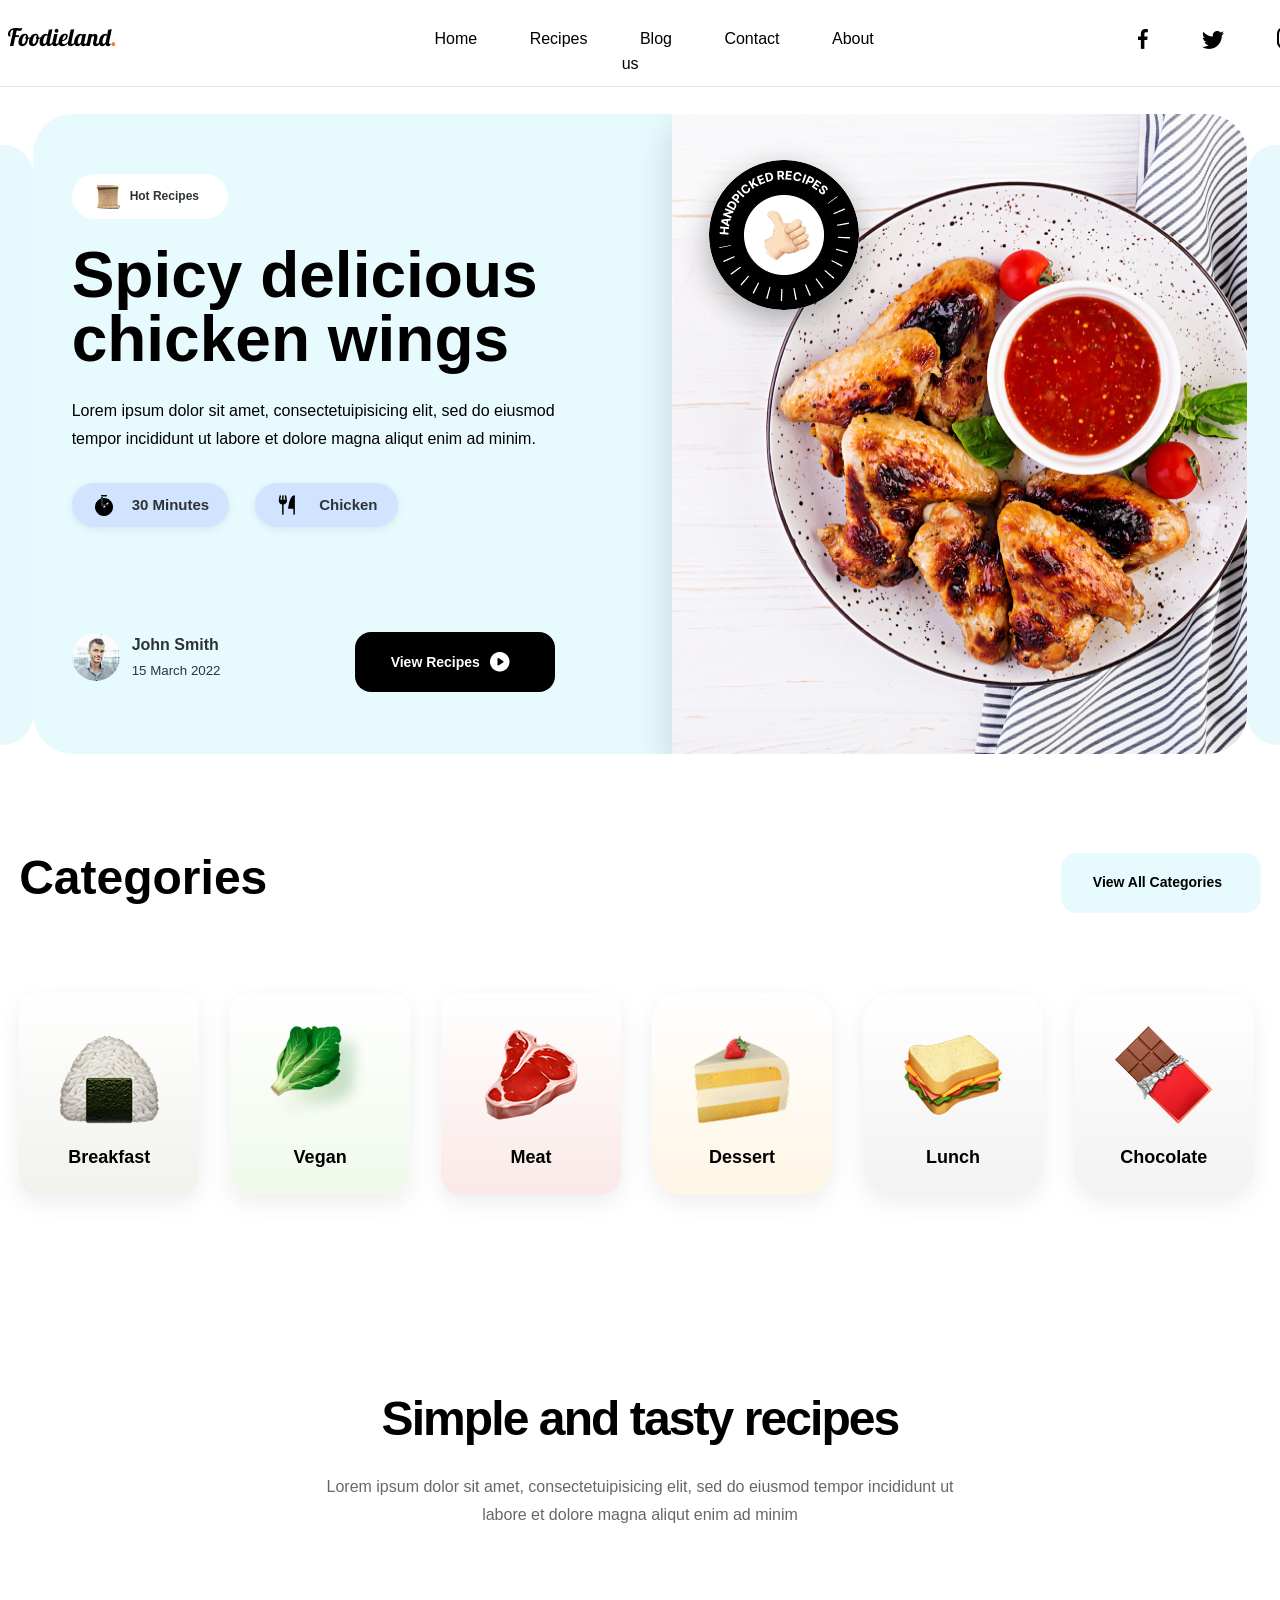
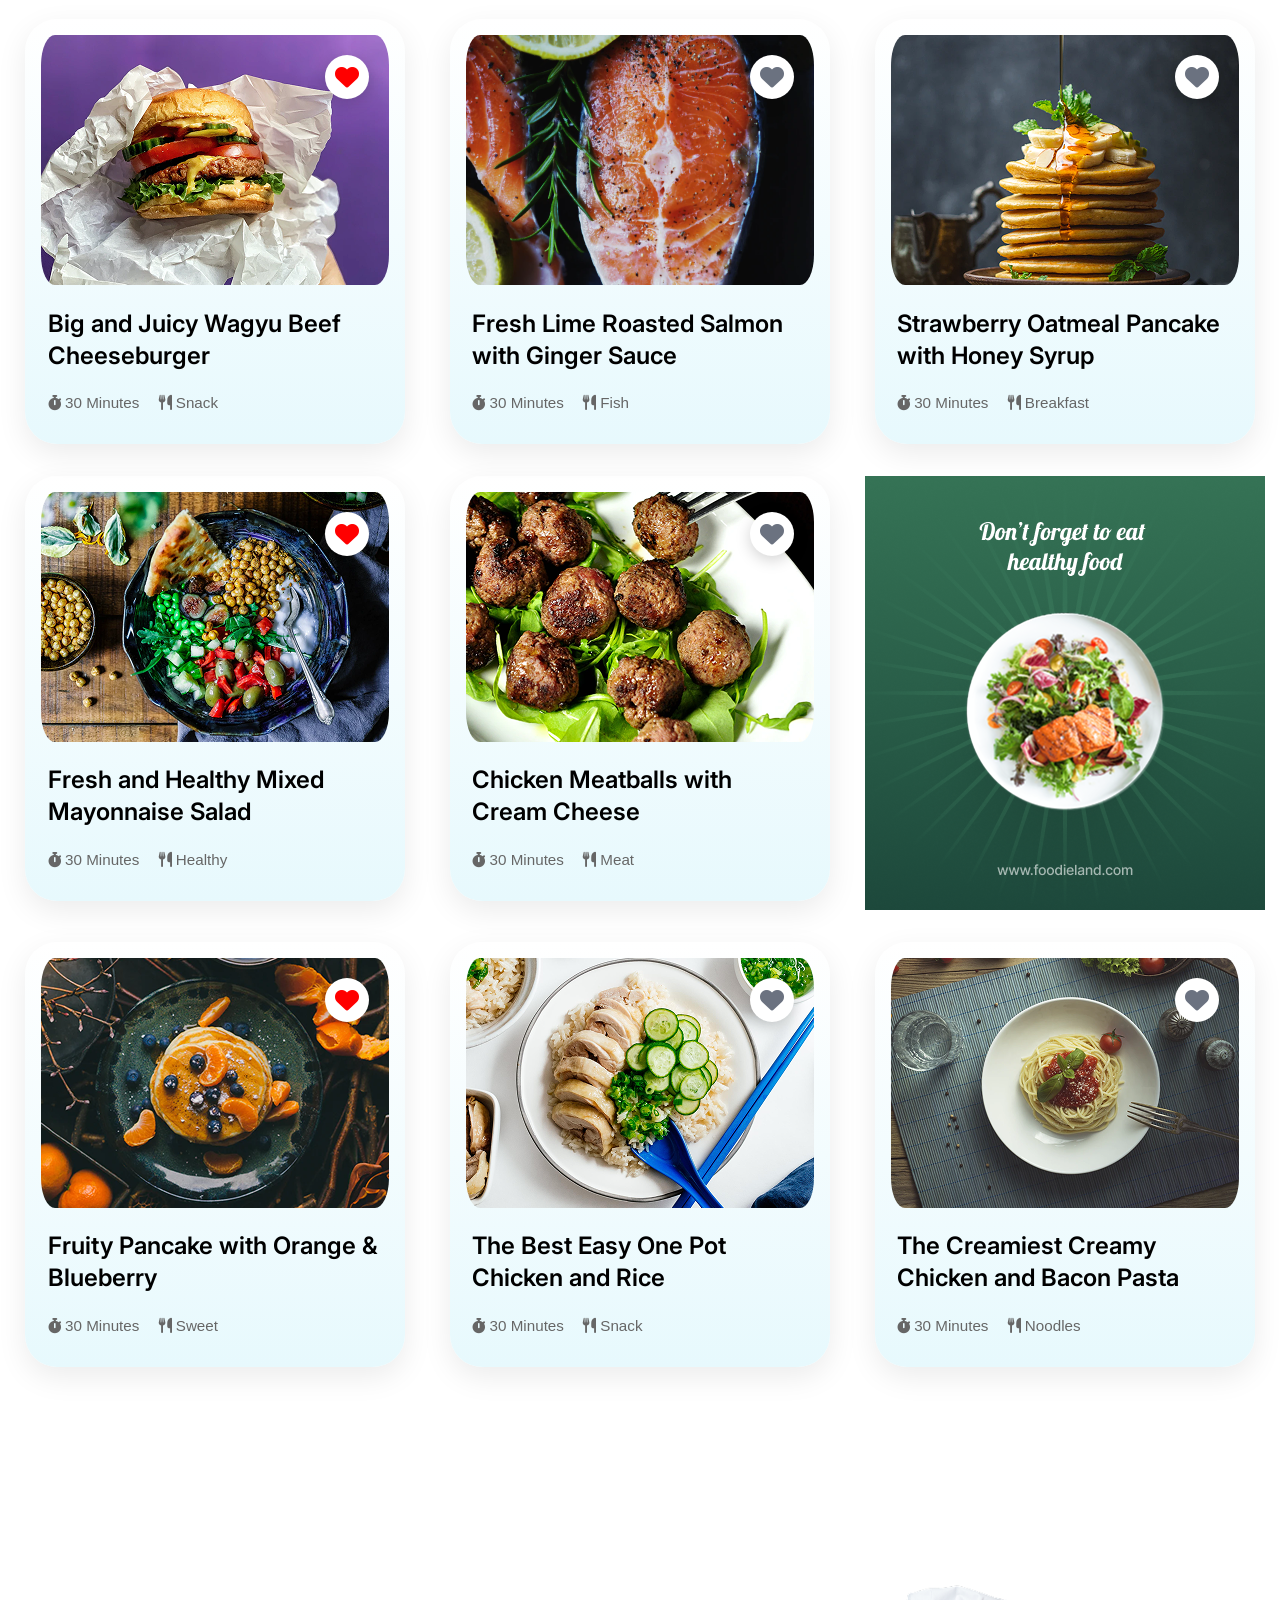
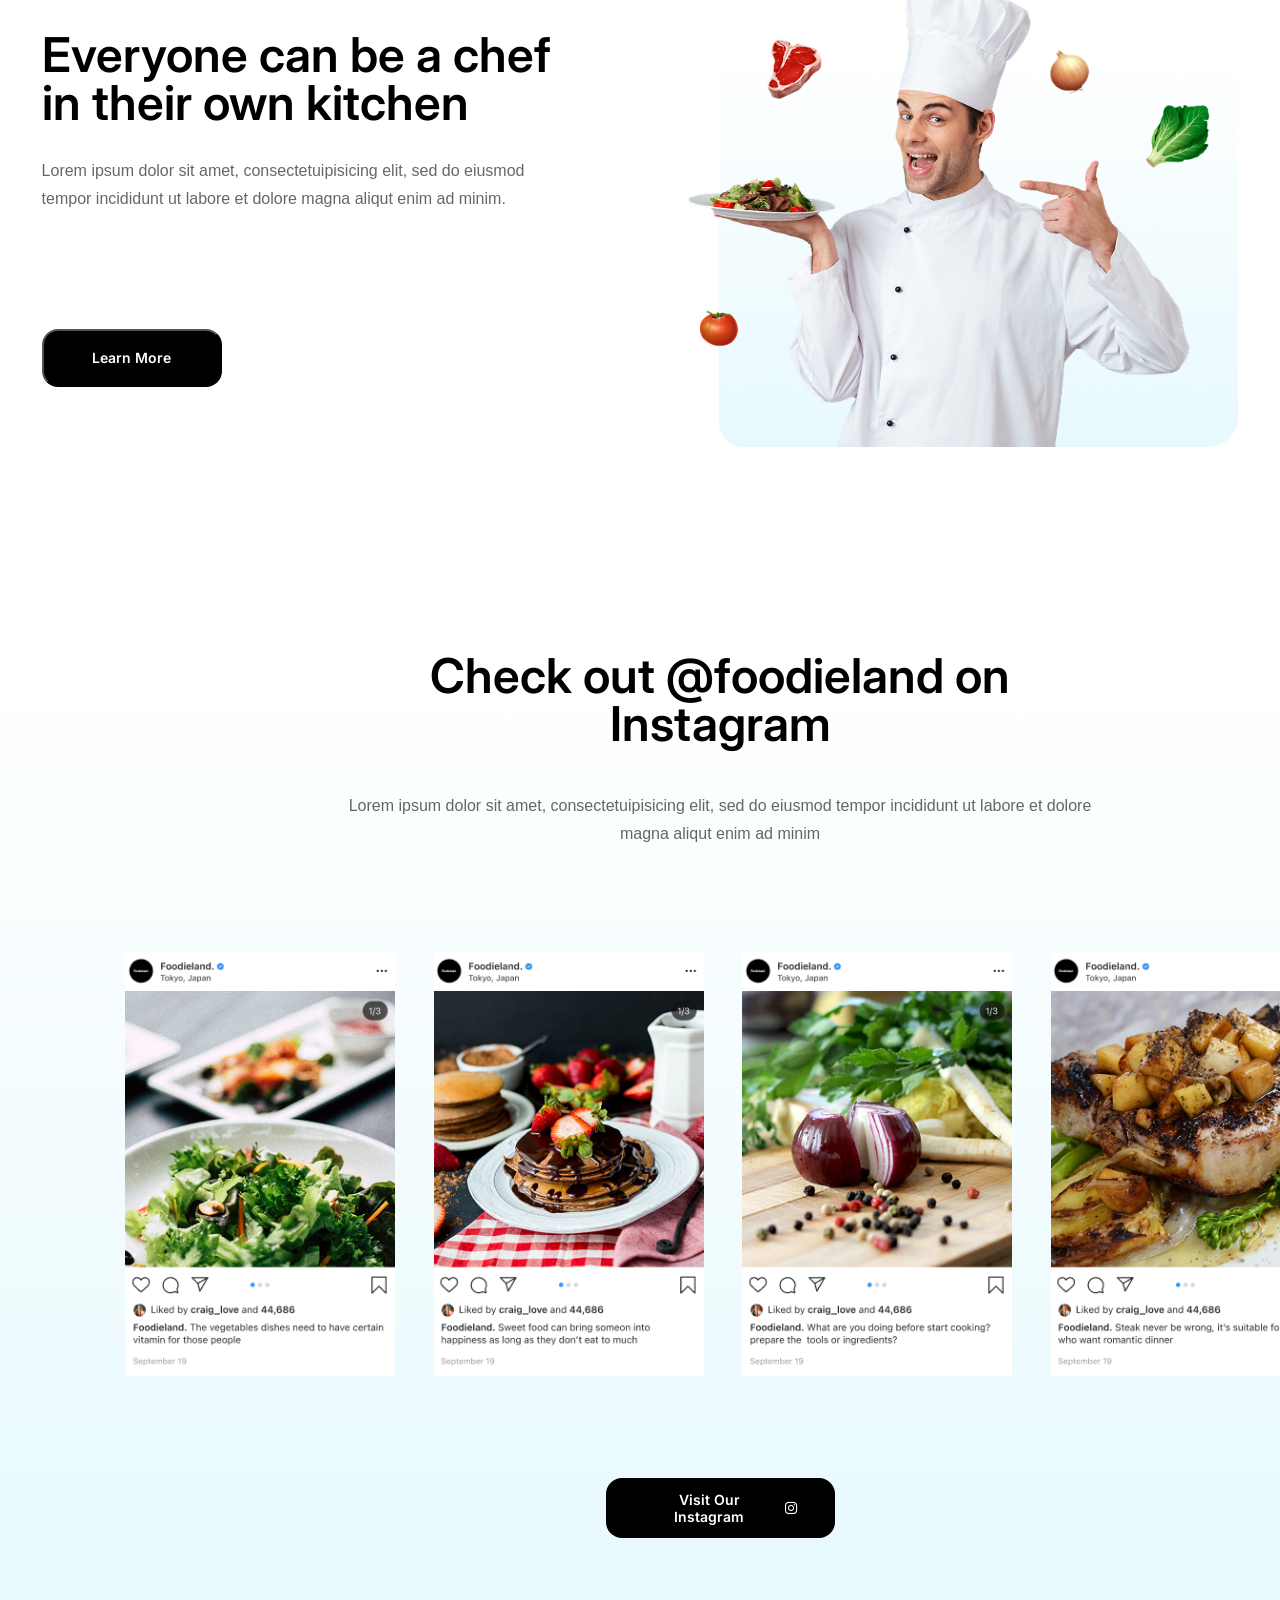
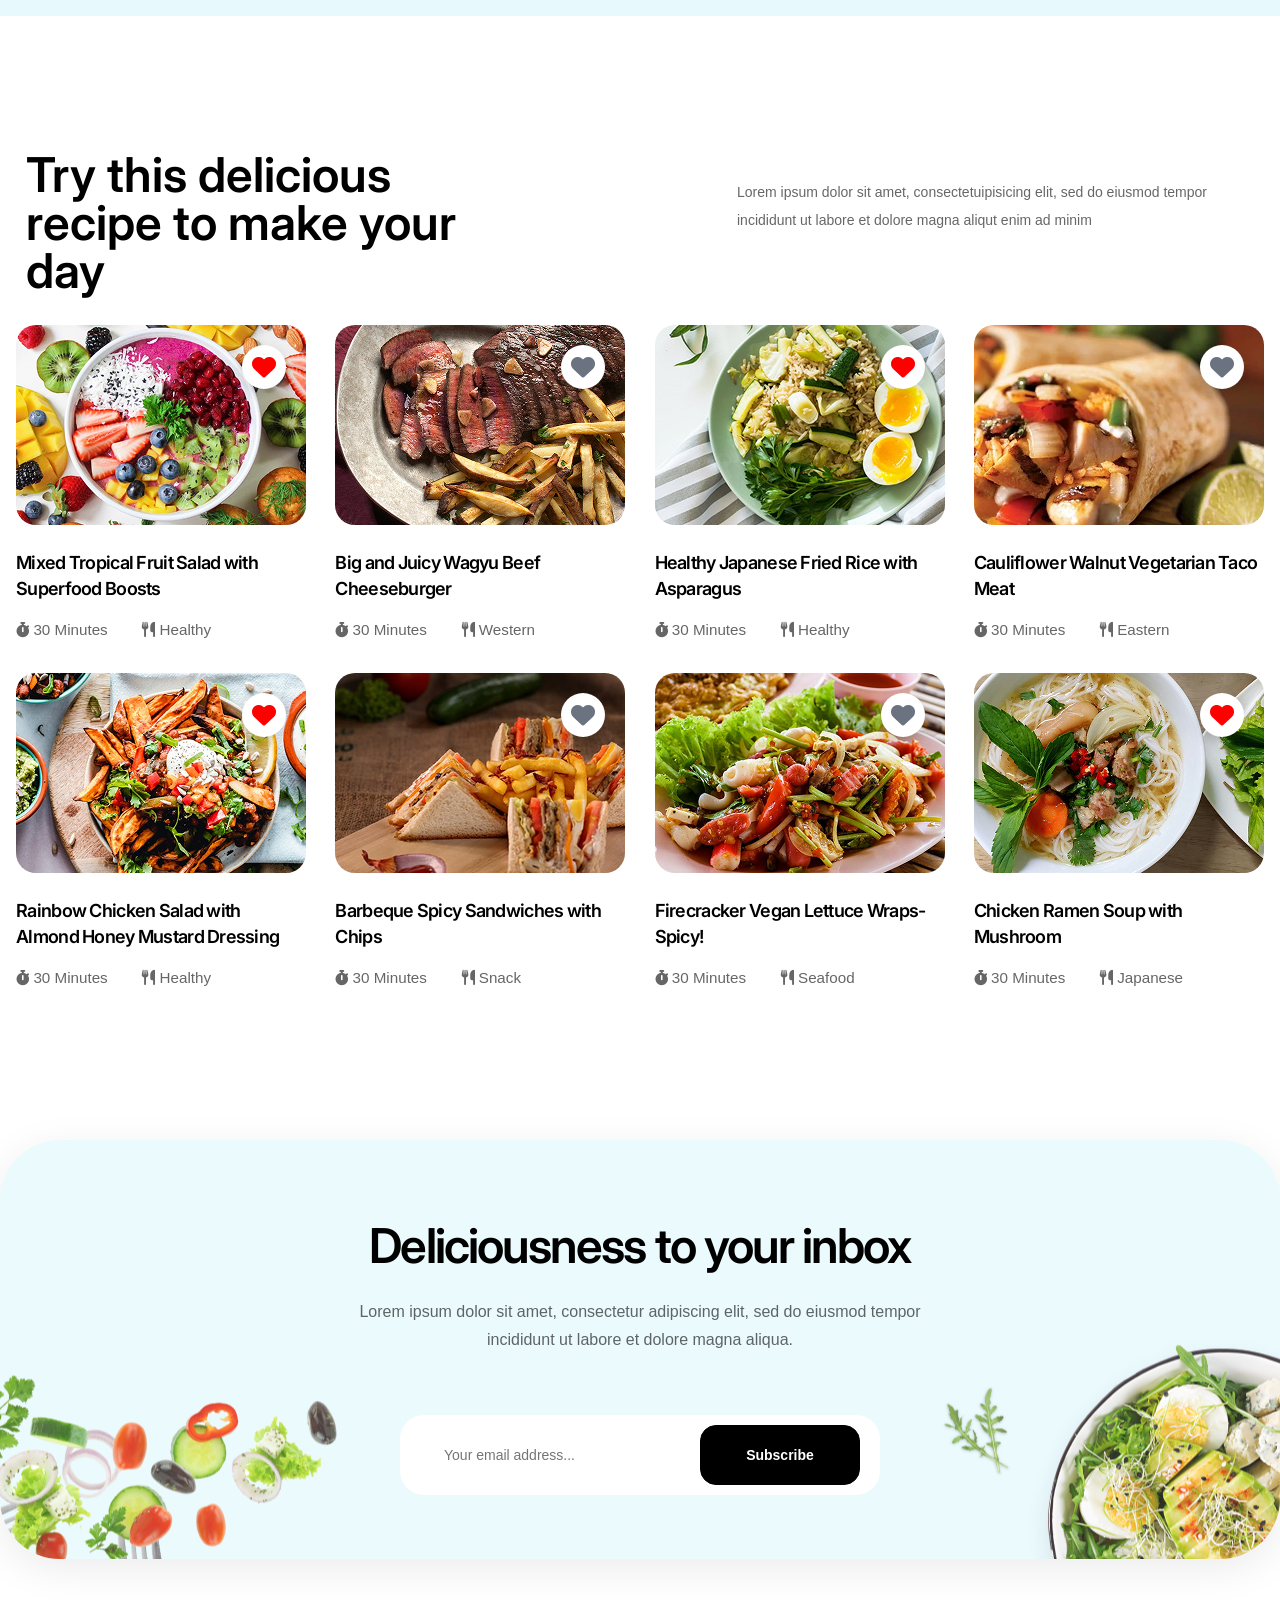
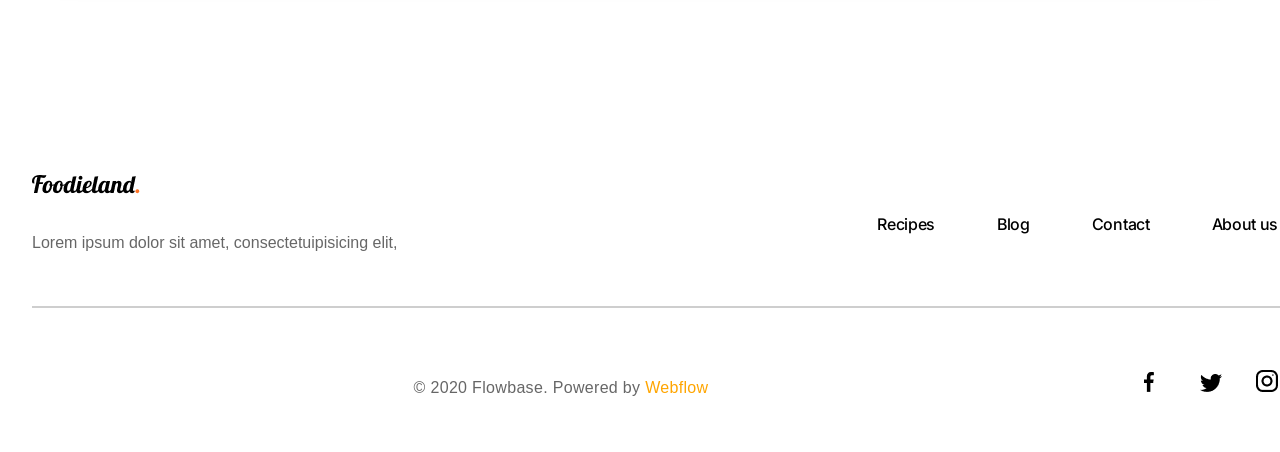
<file: index.html>
<!DOCTYPE html>
<html lang="en">
<head>
  <meta charset="UTF-8">
  <meta name="viewport" content="width=device-width, initial-scale=1.0">
  <title>Homepage | Foodieland - Delicious Recipes</title>
  <link rel="icon" href="images/ForkKnife.png" type="image/png">
  <link rel="stylesheet" href="style.css"> 
  <link rel="stylesheet" href="https://cdnjs.cloudflare.com/ajax/libs/font-awesome/6.5.0/css/all.min.css"> 
  <link href="https://fonts.googleapis.com/css2?family=Inter:wght@600;700&display=swap" rel="stylesheet"> 
</head>
<body>

  <!-- HEADER -->

  <div class="overlay"></div>

  <header>

    <nav>
      <div class="logo"><img src="images/Foodieland. (1).png" alt="Foodieland"></div>

      <div class="hamburger" id="mobile-menu">
        <span class="bar"></span>
        <span class="bar"></span>
        <span class="bar"></span>
    </div>
    
      <div class="nav-links">
        <a href="#">Home</a>
        <a href="#">Recipes</a>
        <a href="./blogpost.html">Blog</a>
        <a href="./contact.html">Contact</a>
        <a href="#">About us</a>
      </div>
      <div class="social-icons">
        <a href="#"><img src="images/001-facebook (1).png" alt="Facebook"></a>
        <a href="#"><img src="images/003-twitter (1).png" alt="Twitter"></a>
        <a href="#"><img src="images/004-instagram (1).png" alt="Instagram"></a>
      </div>
    </nav>
    <div class="header-line"><img src="images/Vector 2.png"/></div>
  </header>

  <!-- HERO -->
   <section class="hero-all">

   <section class="hero-left"></section>

  <section class="hero">
    <div class="hero-content">
      <div class="hotrecipes"><img src="images/image 14.png" alt="Hot Recipes"> Hot Recipes</div>
      <h1>Spicy delicious<br>chicken wings</h1>
      <p>Lorem ipsum dolor sit amet, consectetuipisicing elit, sed do eiusmod <br> tempor incididunt ut labore et dolore magna aliqut enim ad minim.</p>
      
      <div class="meta">
        <div class="tags-container">
    <!-- Time Tag -->
    <div class="tag">
      <div class="icon">
        <div class="clock-icon"><img src="images/Timer (2).png" alt="Clock"></div>
      </div>
      <span>30 Minutes</span>
    </div>

    <!-- Category Tag -->
    <div class="tag">
      <div class="icon fork-knife"><img src="images/ForkKnife.png" alt="Fork and Knife"></div>
      <span>Chicken</span>
    </div>
  </div>
      </div>

      <div class="authorandrecipes">
      <div class="author">
          <img src="images/Ellipse 2.png" alt="John Smith">
          <div>
            <strong>John Smith</strong><br>
            <small>15 March 2022</small>
          </div>
        </div>

      <button class="btn-hero">View Recipes <img src="images/Vector.png" alt="Arrow"></button>
    </div>
    </div>

    <div class="hero-image">
      <img src="images/Mask Group.png" alt="Spicy Chicken Wings">
      <div class="award-badge">
        <img src="images/Badge-removebg-preview.png" alt="Award">
      </div>
    </div>
  </section>

  <section class="hero-right"></section>

  </section>

  <!-- CATEGORIES -->
  <section class="section-category">
    <div class="section-header">
      <h2 class="section-title1">Categories</h2>
      <a href="#" class="view-all">View All Categories</a>
    </div>
    <div class="categories-grid">
      <div class="category-card" style="background: linear-gradient(180deg, rgba(112, 130, 70, 0) 0%, rgba(112, 130, 70, 0.1) 100%);">
        <img src="images/image 25 (1).png" alt="Breakfast">
        <p>Breakfast</p>
      </div>
      <div class="category-card" style="background: linear-gradient(180deg, rgba(108, 198, 63, 0) 0%, rgba(108, 198, 63, 0.1) 100%);
">
        <img src="images/Group 879 (1).png" alt="Vegan">
        <p>Vegan</p>
      </div>
      <div class="category-card" style="background: linear-gradient(180deg, rgba(204, 38, 27, 0) 0%, rgba(204, 38, 27, 0.1) 100%);">
        <img src="images/image 21 (1).png" alt="Meat">
        <p>Meat</p>
      </div>
      <div class="category-card" style="width: 180; height: 152; top: 1140px; left: 740px; background: linear-gradient(180deg, rgba(240, 158, 0, 0) 0%, rgba(240, 158, 0, 0.1) 100%); opacity: 1; border-radius: 30px;">
        <img src="images/image 22 (1).png" alt="Dessert">
        <p>Dessert</p>
      </div>
      <div class="category-card" style="width: 180; height: 152; top: 1140px; left: 960px; background: linear-gradient(180deg, rgba(0, 0, 0, 0) 0%, rgba(0, 0, 0, 0.05) 100%); opacity: 1; border-radius: 30px;">
        <img src="images/image 23 (1).png" alt="Lunch">
        <p>Lunch</p>
      </div>
      <div class="category-card" style="width: 180; height: 152; top: 1140px; left: 1180px; background: linear-gradient(180deg, rgba(0, 0, 0, 0) 0%, rgba(0, 0, 0, 0.05) 100%); opacity: 1; border-radius: 30px;">
        <img src="images/image 24 (1).png" alt="Chocolate">
        <p>Chocolate</p>
      </div>
    </div>
  </section>

  <!-- SIMPLE AND TASTY RECIPES -->
  <section class="section-recipe">
    <h2 class="section-title2">Simple and tasty recipes</h2>
    <p class="recipe-tip">Lorem ipsum dolor sit amet, consectetuipisicing elit, sed do eiusmod tempor incididunt ut <br> labore et dolore magna aliqut enim ad minim </p>
    
    <div class="recipes-grid">
      <!-- Card 1 -->
      <div class="recipe-card">
        <div class="heart"><i class="fas fa-heart" style="color: #ff0000; font-size: 24px;"></i></div>
        <img src="images/image 26.png" alt="Wagyu Burger">
        <div class="recipe-info">
          <h3>Big and Juicy Wagyu Beef Cheeseburger</h3>
          <div class="recipe-meta">
            <span><i class="fas fa-stopwatch"></i> 30 Minutes</span>
            <span><i class="fas fa-utensils"></i>  Snack</span>
          </div>
        </div>
      </div>

      <!-- Card 2 -->
      <div class="recipe-card">
        <div class="heart" ><i class="fas fa-heart" style="color: #6B7280; font-size: 24px;"></i></div>
        <img src="images/image 26 (1).png" alt="Salmon">
        <div class="recipe-info">
          <h3>Fresh Lime Roasted Salmon with Ginger Sauce</h3>
          <div class="recipe-meta">
            <span><i class="fas fa-stopwatch"></i> 30 Minutes</span>
            <span><i class="fas fa-utensils"></i>  Fish</span>
          </div>
        </div>
      </div>

      <!-- Card 3 -->
      <div class="recipe-card">
        <div class="heart" style="font-size: 24px;"><i class="fas fa-heart" style="color: #6B7280; font-size: 24px;"></i></div>
        <img src="images/image 26 (2).png" alt="Pancake">
        <div class="recipe-info">
          <h3>Strawberry Oatmeal Pancake with Honey Syrup</h3>
          <div class="recipe-meta">
            <span><i class="fas fa-stopwatch"></i> 30 Minutes</span>
            <span><i class="fas fa-utensils"></i>  Breakfast</span>
          </div>
        </div>
      </div>

      <!-- Card 4 -->
      <div class="recipe-card">
        <div class="heart"><i class="fas fa-heart" style="color: #ff0000; font-size: 24px;"></i></div>
        <img src="images/image 26 (3).png" alt="Salad">
        <div class="recipe-info">
          <h3>Fresh and Healthy Mixed Mayonnaise Salad</h3>
          <div class="recipe-meta">
            <span><i class="fas fa-stopwatch"></i> 30 Minutes</span>
            <span><i class="fas fa-utensils"></i>  Healthy</span>
          </div>
        </div>
      </div>

      <!-- Card 5 -->
      <div class="recipe-card">
        <div class="heart"><i class="fas fa-heart" style="color: #6B7280; font-size: 24px;"></i></div>
        <img src="images/image 26 (4).png" alt="Meatballs">
        <div class="recipe-info">
          <h3>Chicken Meatballs with Cream Cheese</h3>
          <div class="recipe-meta">
            <span><i class="fas fa-stopwatch"></i> 30 Minutes</span>
            <span><i class="fas fa-utensils"></i>  Meat</span>
          </div>
        </div>
      </div>

      <!-- Green Banner -->
      <div class="green-card">
        <img src="images/Ads.png" alt="Healthy Salad"> 
      </div>

      <!-- Card 7 -->
      <div class="recipe-card">
        <div class="heart"><i class="fas fa-heart" style="color: #ff0000; font-size: 24px;"></i></div>
        <img src="images/image 26 (5).png" alt="Fruity Pancake">
        <div class="recipe-info">
          <h3>Fruity Pancake with Orange &amp; Blueberry</h3>
          <div class="recipe-meta">
            <span><i class="fas fa-stopwatch"></i> 30 Minutes</span>
            <span><i class="fas fa-utensils"></i>  Sweet</span>
          </div>
        </div>
      </div>

      <!-- Card 8 -->
      <div class="recipe-card">
        <div class="heart"><i class="fas fa-heart" style="color: #6B7280; font-size: 24px;"></i></div>
        <img src="images/image 26 (6).png" alt="One Pot Chicken">
        <div class="recipe-info">
          <h3>The Best Easy One Pot Chicken and Rice</h3>
          <div class="recipe-meta">
            <span><i class="fas fa-stopwatch"></i> 30 Minutes</span>
            <span><i class="fas fa-utensils"></i>  Snack</span>
          </div>
        </div>
      </div>

      <!-- Card 9 -->
      <div class="recipe-card">
        <div class="heart"><i class="fas fa-heart" style="color: #6B7280; font-size: 24px;"></i></div>
        <img src="images/image 26 (7).png" alt="Bacon Pasta">
        <div class="recipe-info">
          <h3>The Creamiest Creamy Chicken and Bacon Pasta</h3>
          <div class="recipe-meta">
            <span><i class="fas fa-stopwatch"></i> 30 Minutes</span>
            <span><i class="fas fa-utensils"></i>  Noodles</span>
          </div>
        </div>
      </div>
    </div>
  </section>

  <!-- CHEF SECTION -->
  <section class="chef-section">
    <div class="chef-text">
      <h2>Everyone can be a chef in their own kitchen</h2>
      <p>Lorem ipsum dolor sit amet, consectetuipisicing elit, sed do eiusmod tempor incididunt ut labore et dolore magna aliqut enim ad minim.</p>
      <button class="btn-chef">Learn More</button>
    </div>
    <div class="chef-image">
      <img src="images/Group 880 (2).png" alt="Chef">
    </div>
  </section>

  <!-- INSTAGRAM -->
  <section class="section-instagram">
    <div class="section-text">
      <h2 class="section-title3">Check out @foodieland on Instagram</h2>
      <p>Lorem ipsum dolor sit amet, consectetuipisicing elit, sed do eiusmod tempor incididunt ut labore et dolore <br> magna aliqut enim ad minim </p>
    </div>
    
    <div class="instagram-grid">
      <div class="ig-card">
        <img src="images/Post.png" alt="IG Post 1">
      </div>
      <div class="ig-card">
        <img src="images/Post (1).png" alt="IG Post 2"> 
      </div>
      <div class="ig-card">
        <img src="images/Post (2).png" alt="IG Post 3">
      </div>
      <div class="ig-card">
        <img src="images/Post (3).png" alt="IG Post 4"> 
      </div>
    </div>
    
    <div style="text-align:center; margin-top:2.5rem;">
      <button class="btn-instagram">Visit Our Instagram <i class="fab fa-instagram"></i></button>
    </div>
  </section>


  <!-- DELICIOUS RECIPES -->
  <section class="section-delicious">
    <div class="section-delicious-text">
      <h2 class="section-title4">Try this delicious recipe
to make your day</h2>
      <p class="title-info">Lorem ipsum dolor sit amet, consectetuipisicing elit, sed do eiusmod tempor  <br>incididunt ut labore et dolore magna aliqut enim ad minim </p>
    </div>
    
    <div class="delicious-recipes-grid">
      <!-- Card 1 -->
      <div class="delicious-recipe-card">
        <div class="delicious-heart"><i class="fas fa-heart" style="color: #ff0000; font-size: 24px;"></i></div>
        <img src="images/image 26 (8).png" alt="Wagyu Burger">
        <div class="delicious-recipe-info">
          <h3>Mixed Tropical Fruit Salad with Superfood Boosts</h3>
          <div class="delicious-recipe-meta">
            <span style="width: 107px; height: 24px;"><i class="fas fa-stopwatch"></i> 30 Minutes</span>
            <span style="width: 89px; height: 24px;"><i class="fas fa-utensils"></i>  Healthy</span>
          </div>
        </div>
      </div>

      <!-- Card 2 -->
      <div class="delicious-recipe-card">
        <div class="delicious-heart" ><i class="fas fa-heart" style="color: #6B7280; font-size: 24px;"></i></div>
        <img src="images/image 26 (9).png" alt="Salmon">
        <div class="delicious-recipe-info">
          <h3>Big and Juicy Wagyu Beef Cheeseburger</h3>
          <div class="delicious-recipe-meta">
            <span style="width: 107px; height: 24px;"><i class="fas fa-stopwatch"></i> 30 Minutes</span>
            <span style="width: 89px; height: 24px;"><i class="fas fa-utensils"></i>  Western</span>
          </div>
        </div>
      </div>

      <!-- Card 3 -->
      <div class="delicious-recipe-card">
        <div class="delicious-heart"><i class="fas fa-heart" style="color: #ff0000; font-size: 24px;"></i></div>
        <img src="images/image 26 (10).png" alt="Pancake">
        <div class="delicious-recipe-info">
          <h3>Healthy Japanese Fried Rice with Asparagus</h3>
          <div class="delicious-recipe-meta">
            <span style="width: 107px; height: 24px;"><i class="fas fa-stopwatch"></i> 30 Minutes</span>
            <span style="width: 89px; height: 24px;"><i class="fas fa-utensils"></i>  Healthy</span>
          </div>
        </div>
      </div>

      <!-- Card 4 -->
      <div class="delicious-recipe-card">
        <div class="delicious-heart"><i class="fas fa-heart" style="color: #6B7280; font-size: 24px;"></i></div>
        <img src="images/image 26 (11).png" alt="Salad">
        <div class="delicious-recipe-info">
          <h3>Cauliflower Walnut Vegetarian Taco Meat</h3>
          <div class="delicious-recipe-meta">
            <span style="width: 107px; height: 24px;"><i class="fas fa-stopwatch"></i> 30 Minutes</span>
            <span><i class="fas fa-utensils"></i>  Eastern</span>
          </div>
        </div>
      </div>

      <!-- Card 5 -->
      <div class="delicious-recipe-card">
        <div class="delicious-heart"><i class="fas fa-heart" style="color: #ff0000; font-size: 24px;"></i></div>
        <img src="images/image 26 (12).png" alt="Meatballs">
        <div class="delicious-recipe-info">
          <h3>Rainbow Chicken Salad with Almond Honey Mustard Dressing</h3>
          <div class="delicious-recipe-meta">
            <span style="width: 107px; height: 24px;"><i class="fas fa-stopwatch"></i> 30 Minutes</span>
            <span style="width: 89px; height: 24px;"><i class="fas fa-utensils"></i>  Healthy</span>
          </div>
        </div>
      </div>

      <!-- Card 6 -->
      <div class="delicious-recipe-card">
        <div class="delicious-heart"><i class="fas fa-heart" style="color: #6B7280; font-size: 24px;"></i></div>
        <img src="images/image 26 (13).png" alt="Fruity Pancake">
        <div class="delicious-recipe-info">
          <h3>Barbeque Spicy Sandwiches with Chips</h3>
          <div class="delicious-recipe-meta">
            <span style="width: 107px; height: 24px;"><i class="fas fa-stopwatch"></i> 30 Minutes</span>
            <span style="width: 89px; height: 24px;"><i class="fas fa-utensils"></i>  Snack</span>
          </div>
        </div>
      </div>

      <!-- Card 7 -->
      <div class="delicious-recipe-card">
        <div class="delicious-heart"><i class="fas fa-heart" style="color: #6B7280; font-size: 24px;"></i></div>
        <img src="images/image 26 (14).png" alt="One Pot Chicken">
        <div class="delicious-recipe-info">
          <h3>Firecracker Vegan Lettuce Wraps- Spicy!</h3>
          <div class="delicious-recipe-meta">
            <span style="width: 107px; height: 24px;"><i class="fas fa-stopwatch"></i> 30 Minutes</span>
            <span style="width: 89px; height: 24px;"><i class="fas fa-utensils"></i>  Seafood</span>
          </div>
        </div>
      </div>

      <!-- Card 8 -->
      <div class="delicious-recipe-card">
        <div class="delicious-heart"><i class="fas fa-heart" style="color: #ff0000; font-size: 24px;"></i></div>
        <img src="images/image 26 (15).png" alt="Bacon Pasta">
        <div class="delicious-recipe-info">
          <h3>Chicken Ramen Soup with Mushroom</h3>
          <div class="delicious-recipe-meta">
            <span style="width: 107px; height: 24px;"><i class="fas fa-stopwatch"></i> 30 Minutes</span>
            <span style="width: 89px; height: 24px;"><i class="fas fa-utensils"></i>  Japanese</span>
          </div>
        </div>
      </div>
    </div>

  </section>


  <!-- NEWSLETTER -->
  <section class="newsletter">
    <div class="newsletter-text">
        <h2>Deliciousness to your inbox</h2>
        <p>Lorem ipsum dolor sit amet, consectetur adipiscing elit, sed do eiusmod tempor incididunt ut labore et dolore magna aliqua.</p>
    </div>
    
    <div class="newsletter-info">
        <input type="email" placeholder="Your email address...">
        <button class="btn">Subscribe</button>
    </div>
</section>


  <!-- FOOTER -->
<footer class="footer">
    
    <!-- Top Row -->
    <div class="footer-top">
        <div class="footer-logo"><img src="images/Foodieland. (1).png" alt="Foodieland">
        <p>Lorem ipsum dolor sit amet, consectetuipisicing elit,</p>
        </div>
        <div class="footer-pages">
            <a href="#">Recipes</a>
            <a href="./blogpost.html">Blog</a>
            <a href="./contact.html">Contact</a> 
            <a href="#">About us</a>
        </div>
    </div>

    <!-- Divider Line -->
    <div class="footer-line"></div>

    <!-- Bottom Row -->
    <div class="footer-bottom">
    <div class="footer-contact">
        © 2020 Flowbase. Powered by 
        <span>Webflow</span>
    </div>
    
    <div class="footer-social-icons">
        <a href="#"><img src="images/001-facebook (1).png" alt="Facebook"></a>
        <a href="#"><img src="images/003-twitter (1).png" alt="Twitter"></a>
        <a href="#"><img src="images/004-instagram (1).png" alt="Instagram"></a>
    </div>
</div>

  </footer>

</body>
</html>
</file>
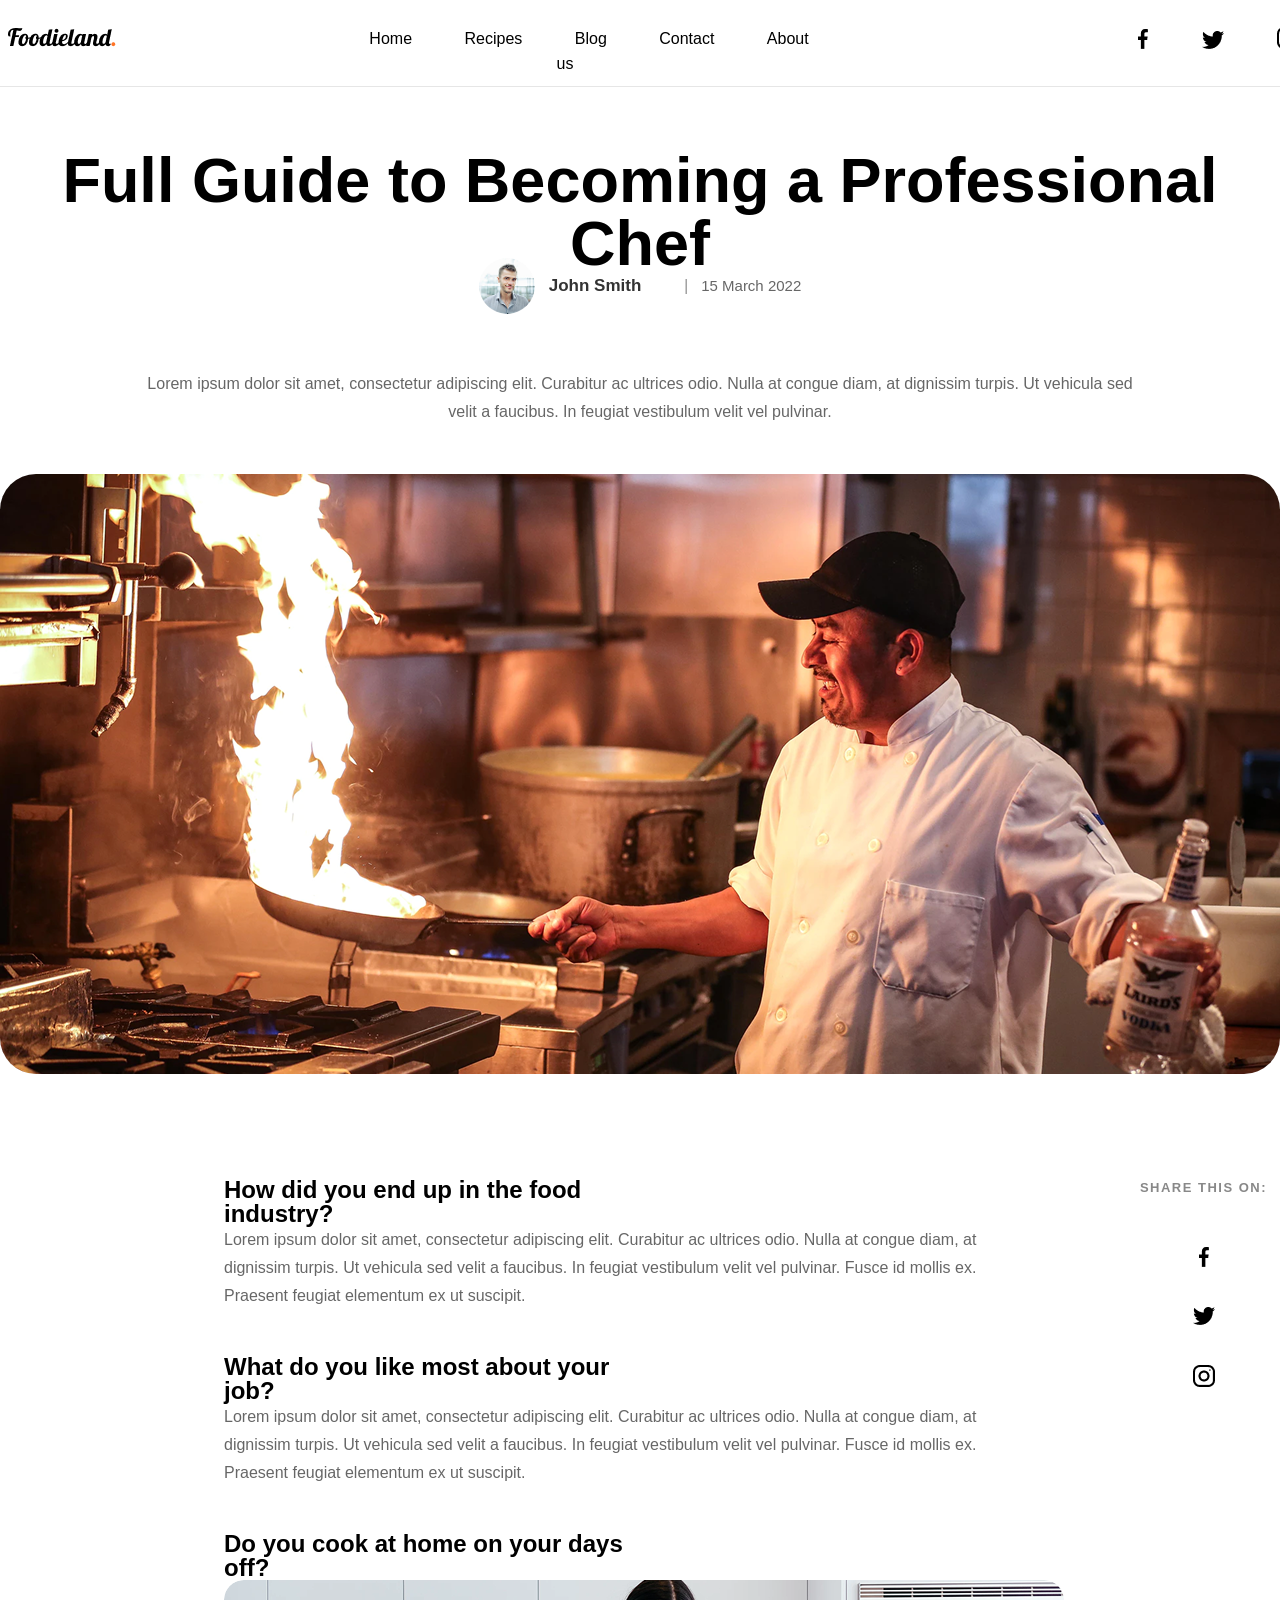
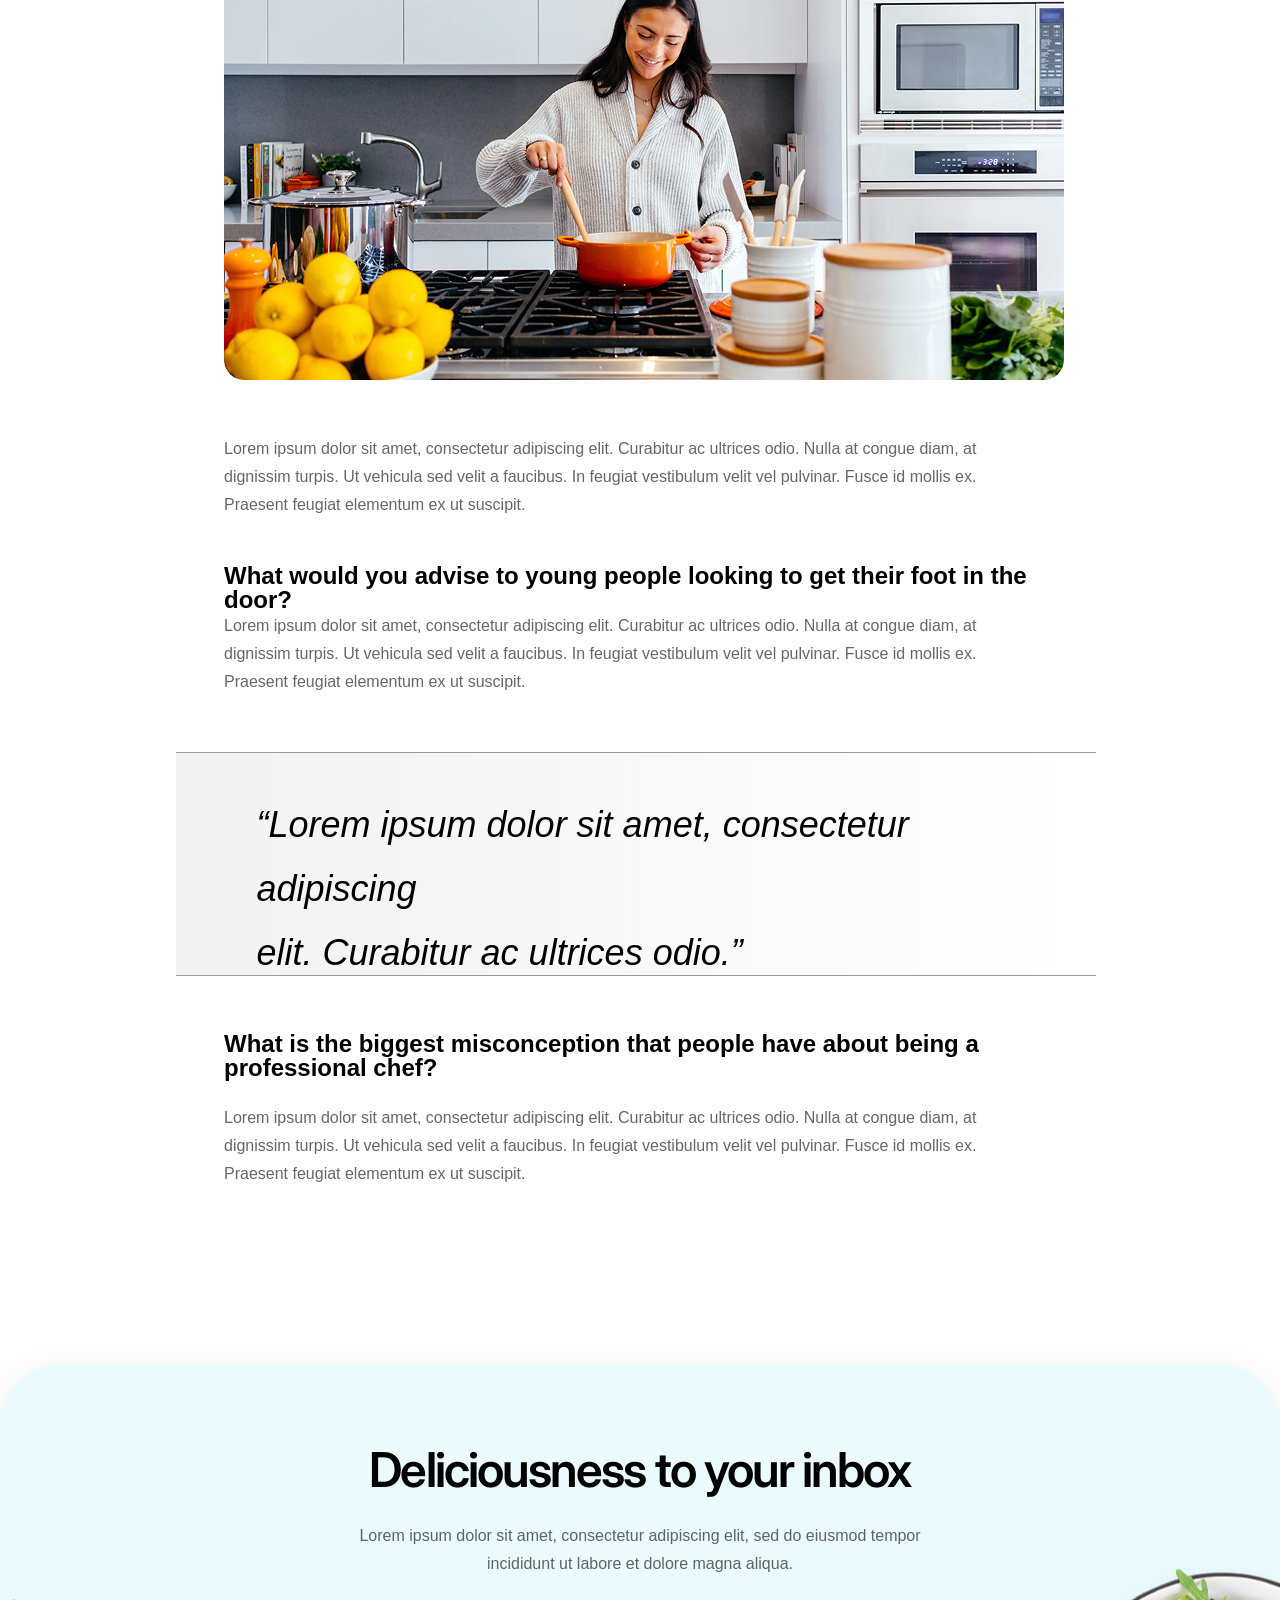
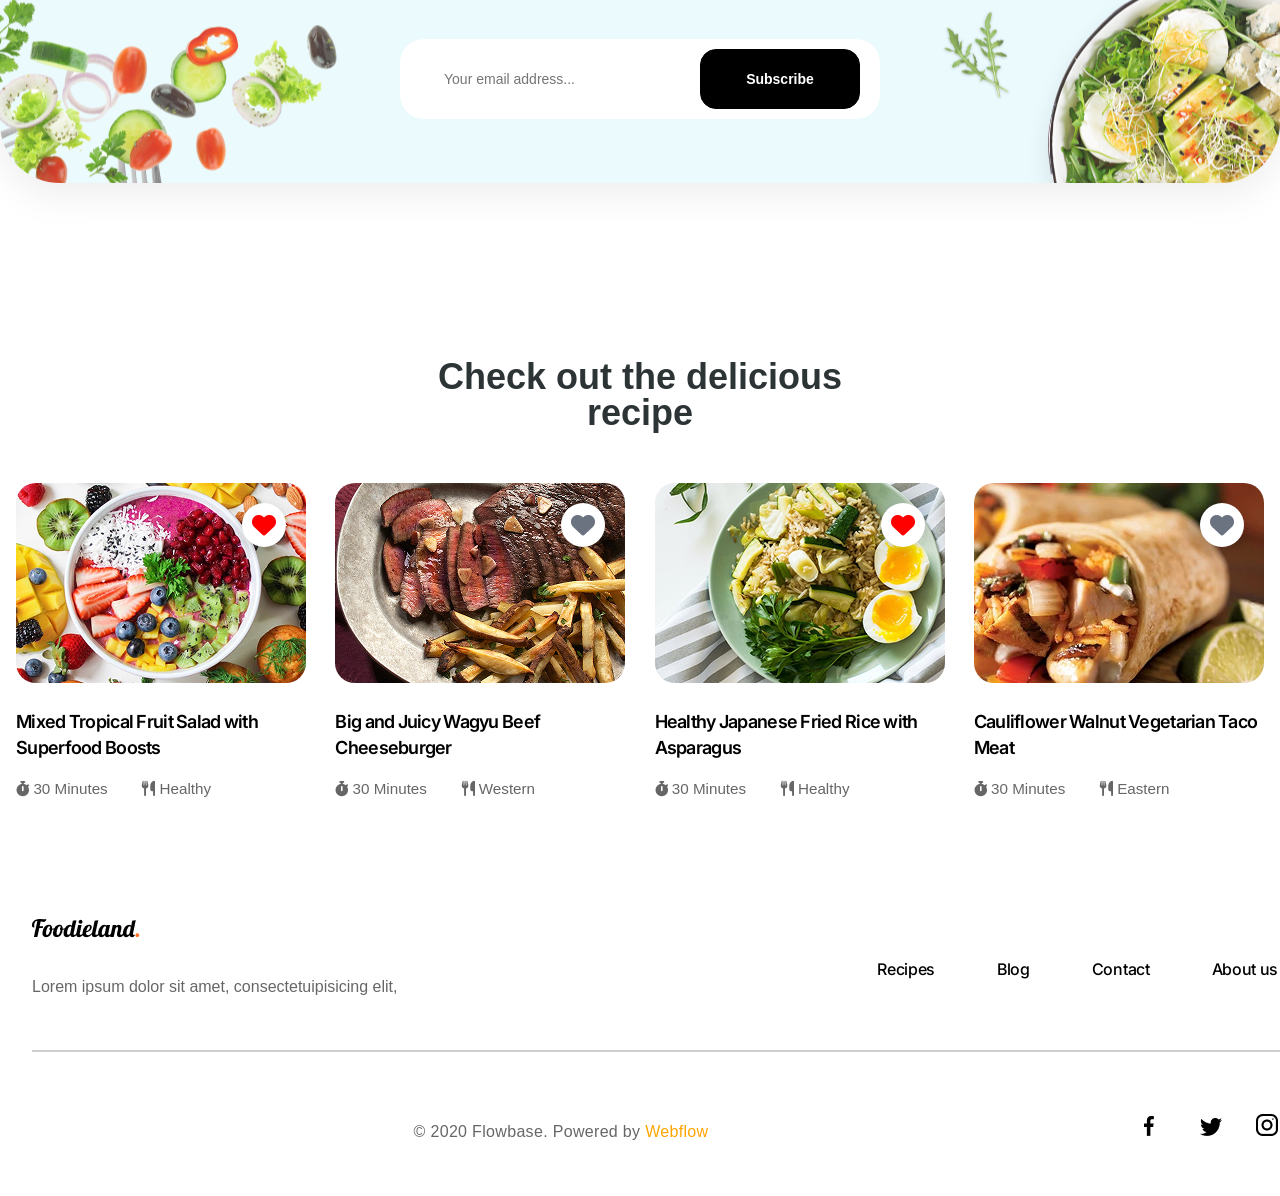
<file: blogpost.html>
<!DOCTYPE html>
<html lang="en">
<head>
  <meta charset="UTF-8">
  <meta name="viewport" content="width=device-width, initial-scale=1.0">
  <title>Blog | Foodieland - Delicious Recipes</title>
  <link rel="icon" href="images/image 14.png" type="image/png">
  <link rel="stylesheet" href="style.css"> 
  <link rel="stylesheet" href="https://cdnjs.cloudflare.com/ajax/libs/font-awesome/6.5.0/css/all.min.css"> 
  <link href="https://fonts.googleapis.com/css2?family=Inter:wght@600;700&display=swap" rel="stylesheet"> 
</head>
<body>

  <!-- HEADER -->
  <header>
    <nav>
      <div class="logo"><img src="images/Foodieland. (1).png" alt="Foodieland"></div>
      <div class="nav-links">
        <a href="./index.html">Home</a>
        <a href="#">Recipes</a>
        <a href="#">Blog</a>
        <a href="./contact.html">Contact</a>
        <a href="#">About us</a>
      </div>
      <div class="social-icons">
        <a href="#"><img src="images/001-facebook (1).png" alt="Facebook"></a>
        <a href="#"><img src="images/003-twitter (1).png" alt="Twitter"></a>
        <a href="#"><img src="images/004-instagram (1).png" alt="Instagram"></a>
      </div>
    </nav>
    <div class="header-line"><img src="images/Vector 2.png"/></div>
  </header>

  
  <!-- Main Content -->
  <main class="container">

    <article class="blog-post">
        <div class="blog-post-tip">
      <h1 class="title">Full Guide to Becoming a Professional Chef</h1>


<div class="author-info">
    <img src="images/Ellipse 2.png" alt="John Smith" class="author-img">
    
    <div class="author-details">
        <p class="author-name">
            <strong>John Smith</strong> 
            <span class="separator">|</span> 
            <span class="date">15 March 2022 </span>
        </p>
    </div>
</div>

<p class="author-bio">
    Lorem ipsum dolor sit amet, consectetur adipiscing elit. Curabitur ac ultrices odio. Nulla at congue diam, at dignissim turpis. Ut vehicula sed <br> velit a faucibus. In feugiat vestibulum velit vel pulvinar.
</p>

</div>

      <!-- Hero Image -->
      <div class="blog-hero-image">
        <img src="images/image 29.png" alt="Chef cooking">
      </div>

      <div class="question-and-link">

    <!-- Top Section: Questions + Vertical Share Links -->
    <div class="questions-top">
        <div class="questions">
            <div class="question">
                <h3 style="width: 455px; height: 29px;">How did you end up in the food industry?</h3>
                <p style="width: 839px; height: 84px;">Lorem ipsum dolor sit amet, consectetur adipiscing elit. Curabitur ac ultrices odio. Nulla at congue diam, at <br> dignissim turpis. Ut vehicula sed velit a faucibus. In feugiat vestibulum velit vel pulvinar. Fusce id mollis ex. <br> Praesent feugiat elementum ex ut suscipit.</p>
            </div>
            <div class="question">
                <h3 style="width: 408px; height: 29px;">What do you like most about your job?</h3>
                <p style="width: 839px; height: 84px;">Lorem ipsum dolor sit amet, consectetur adipiscing elit. Curabitur ac ultrices odio. Nulla at congue diam, at <br> dignissim turpis. Ut vehicula sed velit a faucibus. In feugiat vestibulum velit vel pulvinar. Fusce id mollis ex. <br> Praesent feugiat elementum ex ut suscipit.</p>
            </div>
            <div class="question">
                <h3 style="width: 425px; height: 29px;">Do you cook at home on your days off?</h3> 
                <img src="images/Rectangle 23.png" alt="Female chef cooking" class="blogpost-chef-img">
                <p style="width: 839px; height: 84px;">Lorem ipsum dolor sit amet, consectetur adipiscing elit. Curabitur ac ultrices odio. Nulla at congue diam, at <br> dignissim turpis. Ut vehicula sed velit a faucibus. In feugiat vestibulum velit vel pulvinar. Fusce id mollis ex. <br> Praesent feugiat elementum ex ut suscipit.</p>
            </div>

            <div class="question">
            <h3 style="width: 854px; height: 29px;">What would you advise to young people looking to get their foot in the door?</h3>
            <p style="width: 839px; height: 84px;">Lorem ipsum dolor sit amet, consectetur adipiscing elit. Curabitur ac ultrices odio. Nulla at congue diam, at <br> dignissim turpis. Ut vehicula sed velit a faucibus. In feugiat vestibulum velit vel pulvinar. Fusce id mollis ex. <br> Praesent feugiat elementum ex ut suscipit.</p>
        </div>
        </div>

        <!-- Social Share Links - Vertical & Centered -->
        <div class="blog-social-icons">
            <h3>SHARE THIS ON:</h3>
            <div class="blogpost-social-links">
                <a href="#" style="width: 9.92px;
height: 19.844961166381836px;"><img src="images/001-facebook (1).png" alt="Facebook"></a>
                <a href="#" style="width: 22px;
height: 17.844961166381836px;"><img src="images/003-twitter (1).png" alt="Twitter"></a>
                <a href="#" style="width: 22px;
height: 22px;"><img src="images/004-instagram (1).png" alt="Instagram"></a>
            </div>
        </div>
    </div>

        <div class="quote">
            <p class="quote-text">“Lorem ipsum dolor sit amet, consectetur adipiscing <br>elit. Curabitur ac ultrices odio.”</p>
        </div>

            <!-- Second Set of Questions -->
    <div class="questions">
        <div class="question">
            <h3 style="width: 839px; height: 72px;">What is the biggest misconception that people have about being a <br> professional chef?</h3>
            <p style="width: 839px; height: 84px;">Lorem ipsum dolor sit amet, consectetur adipiscing elit. Curabitur ac ultrices odio. Nulla at congue diam, at <br> dignissim turpis. Ut vehicula sed velit a faucibus. In feugiat vestibulum velit vel pulvinar. Fusce id mollis ex. <br> Praesent feugiat elementum ex ut suscipit.</p>
        </div>
    </div>

</div>
      </div>

        <!-- NEWSLETTER -->
  <section class="newsletter">
    <div class="newsletter-text">
        <h2>Deliciousness to your inbox</h2>
        <p>Lorem ipsum dolor sit amet, consectetur adipiscing elit, sed do eiusmod tempor incididunt ut labore et dolore magna aliqua.</p>
    </div>
    
    <div class="newsletter-info">
        <input type="email" placeholder="Your email address...">
        <button class="btn">Subscribe</button>
    </div>
</section>

      <!-- Recipe Grid -->
      <section class="section-delicious2">
    <div class="section-text">
      <h2 class="section-title5">Check out the delicious recipe</h2>
    </div>
    
    <div class="delicious-recipes-grid">
      <!-- Card 1 -->
      <div class="delicious-recipe-card">
        <div class="delicious-heart"><i class="fas fa-heart" style="color: #ff0000; font-size: 24px;"></i></div>
        <img src="images/image 26 (8).png" alt="Wagyu Burger">
        <div class="delicious-recipe-info">
          <h3>Mixed Tropical Fruit Salad with Superfood Boosts</h3>
          <div class="delicious-recipe-meta">
            <span style="width: 107px; height: 24px;"><i class="fas fa-stopwatch"></i> 30 Minutes</span>
            <span style="width: 89px; height: 24px;"><i class="fas fa-utensils"></i>  Healthy</span>
          </div>
        </div>
      </div>

      <!-- Card 2 -->
      <div class="delicious-recipe-card">
        <div class="delicious-heart" ><i class="fas fa-heart" style="color: #6B7280; font-size: 24px;"></i></div>
        <img src="images/image 26 (9).png" alt="Salmon">
        <div class="delicious-recipe-info">
          <h3>Big and Juicy Wagyu Beef Cheeseburger</h3>
          <div class="delicious-recipe-meta">
            <span style="width: 107px; height: 24px;"><i class="fas fa-stopwatch"></i> 30 Minutes</span>
            <span style="width: 89px; height: 24px;"><i class="fas fa-utensils"></i>  Western</span>
          </div>
        </div>
      </div>

      <!-- Card 3 -->
      <div class="delicious-recipe-card">
        <div class="delicious-heart"><i class="fas fa-heart" style="color: #ff0000; font-size: 24px;"></i></div>
        <img src="images/image 26 (10).png" alt="Pancake">
        <div class="delicious-recipe-info">
          <h3>Healthy Japanese Fried Rice with Asparagus</h3>
          <div class="delicious-recipe-meta">
            <span style="width: 107px; height: 24px;"><i class="fas fa-stopwatch"></i> 30 Minutes</span>
            <span style="width: 89px; height: 24px;"><i class="fas fa-utensils"></i>  Healthy</span>
          </div>
        </div>
      </div>

      <!-- Card 4 -->
      <div class="delicious-recipe-card">
        <div class="delicious-heart"><i class="fas fa-heart" style="color: #6B7280; font-size: 24px;"></i></div>
        <img src="images/image 26 (11).png" alt="Salad">
        <div class="delicious-recipe-info">
          <h3>Cauliflower Walnut Vegetarian Taco Meat</h3>
          <div class="delicious-recipe-meta">
            <span style="width: 107px; height: 24px;"><i class="fas fa-stopwatch"></i> 30 Minutes</span>
            <span><i class="fas fa-utensils"></i>  Eastern</span>
          </div>
        </div>
      </div>

      </div>

  </section>

    </article>

  </main>


  <!-- FOOTER -->
<footer class="footer">
    
    <!-- Top Row -->
    <div class="footer-top">
        <div class="footer-logo"><img src="images/Foodieland. (1).png" alt="Foodieland">
        <p>Lorem ipsum dolor sit amet, consectetuipisicing elit,</p>
        </div>
        <div class="footer-pages">
            <a href="#">Recipes</a>
            <a href="./blogpost.html">Blog</a>
            <a href="./contact.html">Contact</a> 
            <a href="#">About us</a>
        </div>
    </div>

    <!-- Divider Line -->
    <div class="footer-line"></div>

    <!-- Bottom Row -->
    <div class="footer-bottom">
    <div class="footer-contact">
        © 2020 Flowbase. Powered by 
        <span>Webflow</span>
    </div>
    
    <div class="footer-social-icons">
        <a href="#"><img src="images/001-facebook (1).png" alt="Facebook"></a>
        <a href="#"><img src="images/003-twitter (1).png" alt="Twitter"></a>
        <a href="#"><img src="images/004-instagram (1).png" alt="Instagram"></a>
    </div>
</div>

  </footer>

</body>
</html>
</file>
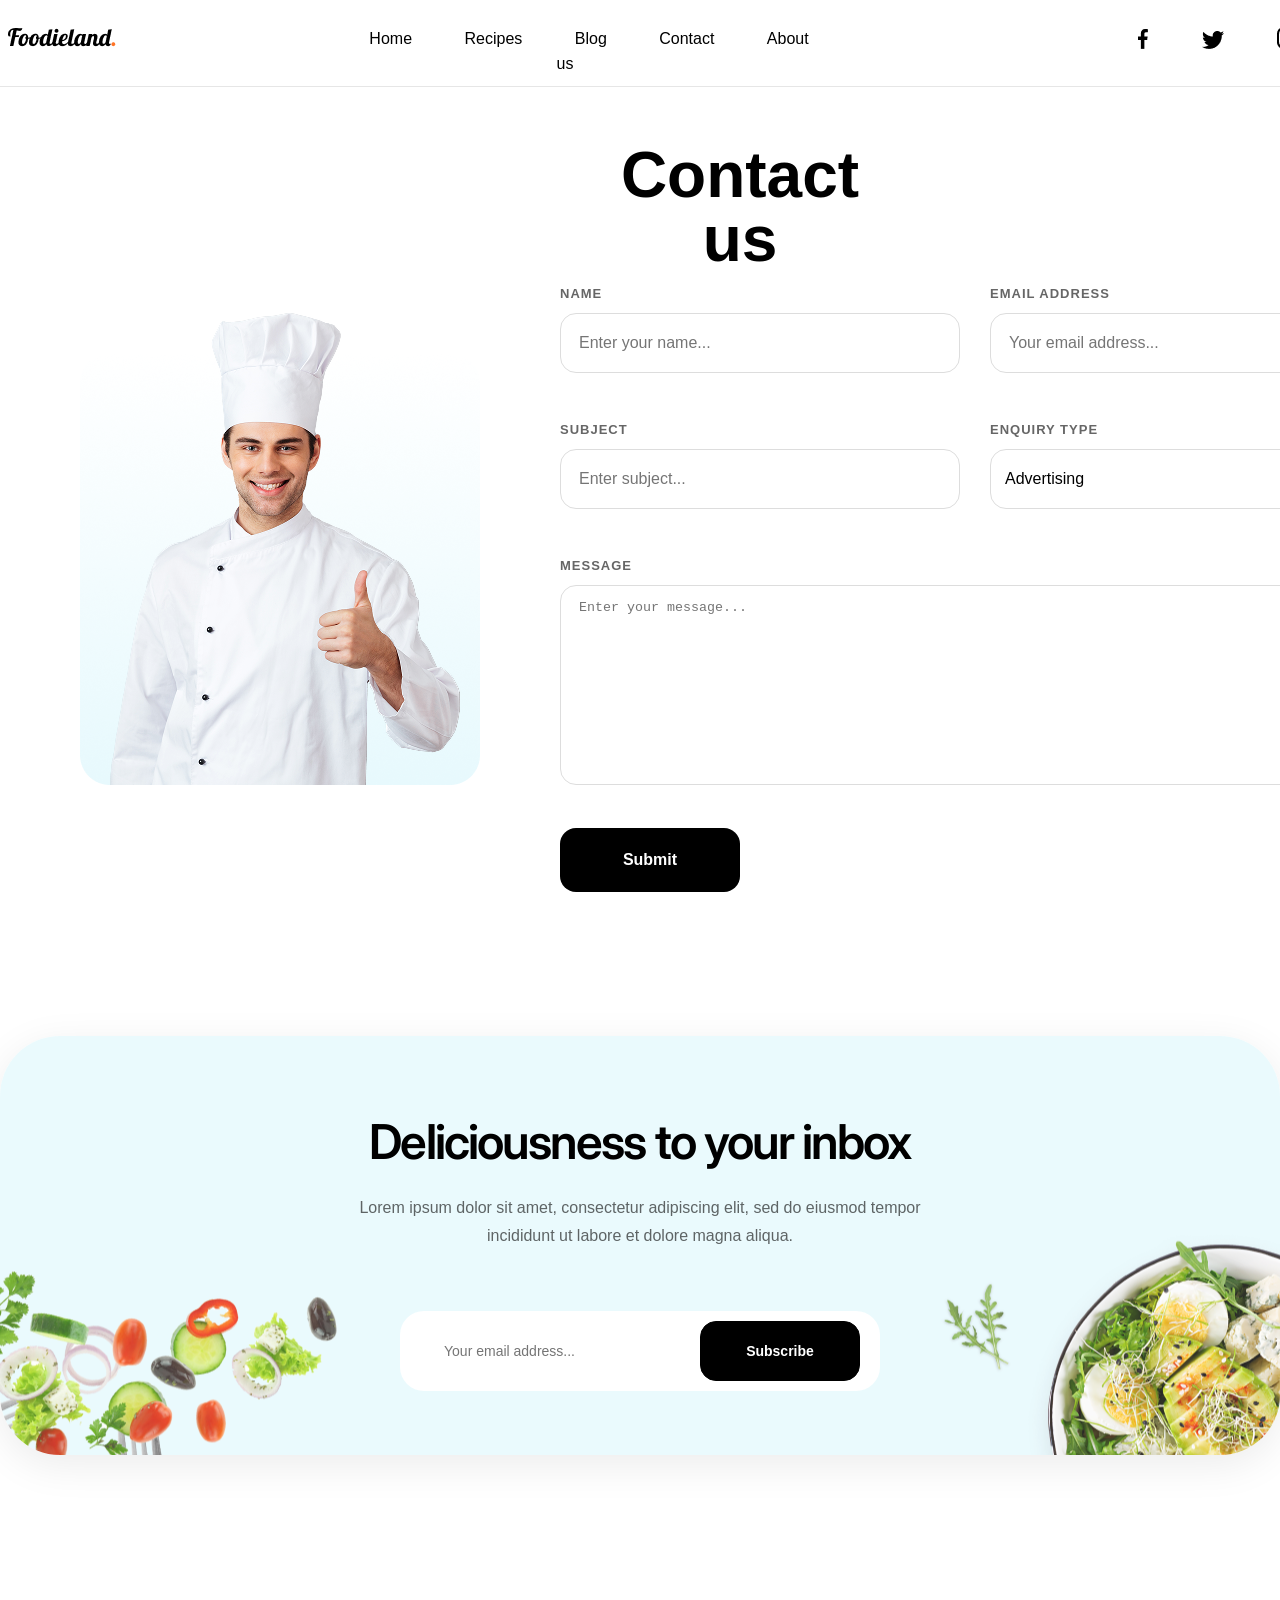
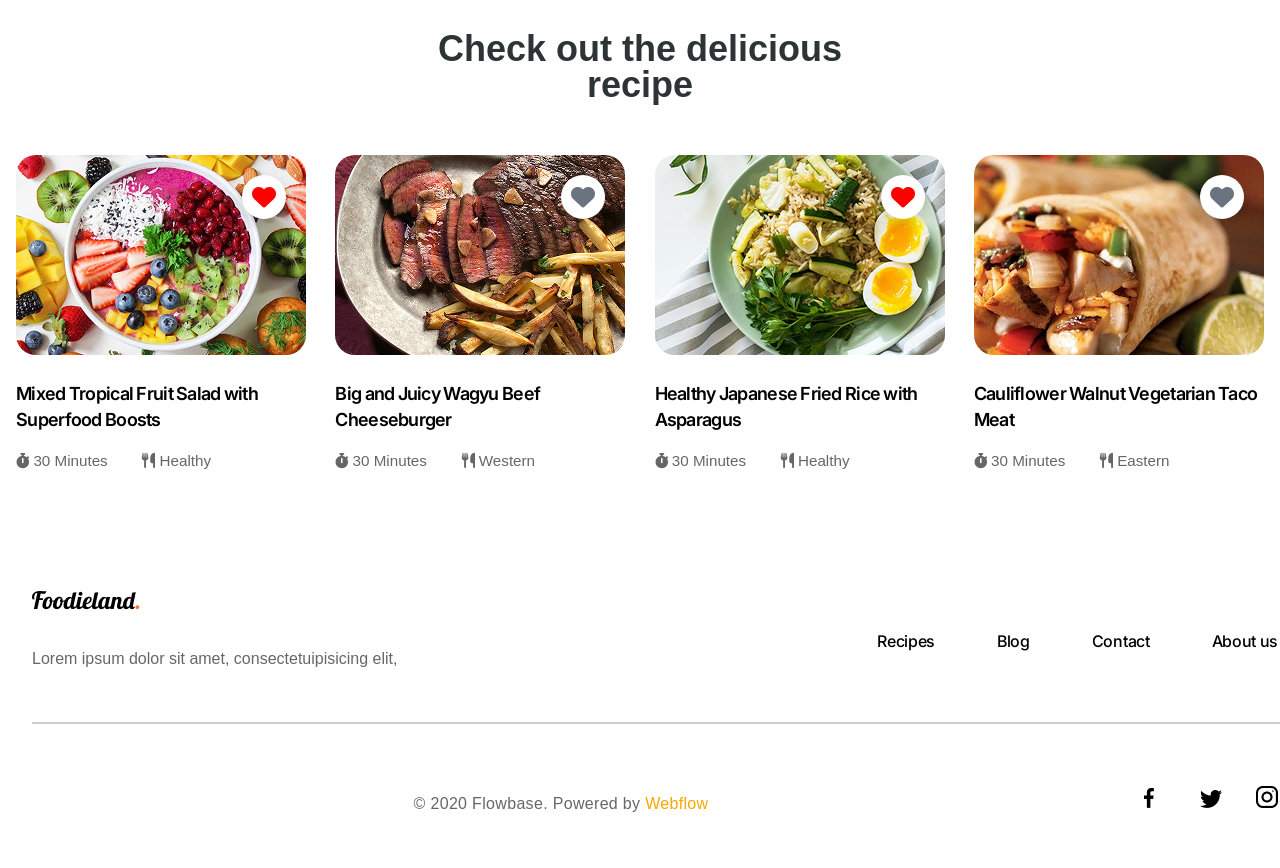
<file: contact.html>
<!DOCTYPE html>
<html lang="en">
<head>
  <meta charset="UTF-8">
  <meta name="viewport" content="width=device-width, initial-scale=1.0">
  <title>Contact | Foodieland - Delicious Recipes</title>
  <link rel="icon" href="images/Vector.png" type="image/png">
  <link rel="stylesheet" href="style.css"> 
  <link rel="stylesheet" href="https://cdnjs.cloudflare.com/ajax/libs/font-awesome/6.5.0/css/all.min.css"> 
  <link href="https://fonts.googleapis.com/css2?family=Inter:wght@600;700&display=swap" rel="stylesheet"> 
</head>
<body>

  <!-- HEADER -->
  <header>
    <nav>
      <div class="logo"><img src="images/Foodieland. (1).png" alt="Foodieland"></div>
      <div class="nav-links">
        <a href="./index.html">Home</a>
        <a href="#">Recipes</a>
        <a href="./blogpost.html">Blog</a>
        <a href="#">Contact</a>
        <a href="#">About us</a>
      </div>
      <div class="social-icons">
        <a href="#"><img src="images/001-facebook (1).png" alt="Facebook"></a>
        <a href="#"><img src="images/003-twitter (1).png" alt="Twitter"></a>
        <a href="#"><img src="images/004-instagram (1).png" alt="Instagram"></a>
      </div>
    </nav>
    <div class="header-line"><img src="images/Vector 2.png"/></div>
  </header>

  
  <!-- Main Content -->
  <main class="container">

    <article class="blog-post">

      <!-- Contact Section -->
<section class="contact-section">
  <div class="container-contact">
    <h1 class="page-title-contact">Contact us</h1>

    <div class="contact-content">
      <!-- Chef Image -->
      <div class="chef-image-contact">
        <img src="images/Group 13936.png" alt="Chef giving thumbs up">
      </div>

      <!-- Contact Form -->
      <div class="contact-form">
        <form>
          <div class="form-row">
            <div class="form-group">
              <label>NAME</label>
              <input type="text" placeholder="Enter your name...">
            </div>
            <div class="form-group">
              <label>EMAIL ADDRESS</label>
              <input type="email" placeholder="Your email address...">
            </div>
          </div>

          <div class="form-row">
            <div class="form-group">
              <label>SUBJECT</label>
              <input type="text" placeholder="Enter subject...">
            </div>

            <div class="form-group">
              <label>ENQUIRY TYPE</label>
              <div class="custom-select-wrapper">
                <select>
                  <option value="">Advertising</option>
                  <option>General Enquiry</option>
                  <option>Partnership</option>
                  <option>Feedback</option>
                </select>
              </div>
            </div>
          </div>

          <div class="form-group">
            <label>MESSAGE</label>
            <textarea rows="5" placeholder="Enter your message..."></textarea>
          </div>

          <button type="submit" class="submit-btn-contact">Submit</button>
        </form>
      </div>
    </div>
  </div>
</section>

        <!-- NEWSLETTER -->
  <section class="newsletter">
    <div class="newsletter-text">
        <h2>Deliciousness to your inbox</h2>
        <p>Lorem ipsum dolor sit amet, consectetur adipiscing elit, sed do eiusmod tempor incididunt ut labore et dolore magna aliqua.</p>
    </div>
    
    <div class="newsletter-info">
        <input type="email" placeholder="Your email address...">
        <button class="btn">Subscribe</button>
    </div>
</section>

      <!-- Recipe Grid -->
      <section class="section-delicious2">
    <div class="section-text">
      <h2 class="section-title5">Check out the delicious recipe</h2>
    </div>
    
    <div class="delicious-recipes-grid">
      <!-- Card 1 -->
      <div class="delicious-recipe-card">
        <div class="delicious-heart"><i class="fas fa-heart" style="color: #ff0000; font-size: 24px;"></i></div>
        <img src="images/image 26 (8).png" alt="Wagyu Burger">
        <div class="delicious-recipe-info">
          <h3>Mixed Tropical Fruit Salad with Superfood Boosts</h3>
          <div class="delicious-recipe-meta">
            <span style="width: 107px; height: 24px;"><i class="fas fa-stopwatch"></i> 30 Minutes</span>
            <span style="width: 89px; height: 24px;"><i class="fas fa-utensils"></i>  Healthy</span>
          </div>
        </div>
      </div>

      <!-- Card 2 -->
      <div class="delicious-recipe-card">
        <div class="delicious-heart" ><i class="fas fa-heart" style="color: #6B7280; font-size: 24px;"></i></div>
        <img src="images/image 26 (9).png" alt="Salmon">
        <div class="delicious-recipe-info">
          <h3>Big and Juicy Wagyu Beef Cheeseburger</h3>
          <div class="delicious-recipe-meta">
            <span style="width: 107px; height: 24px;"><i class="fas fa-stopwatch"></i> 30 Minutes</span>
            <span style="width: 89px; height: 24px;"><i class="fas fa-utensils"></i>  Western</span>
          </div>
        </div>
      </div>

      <!-- Card 3 -->
      <div class="delicious-recipe-card">
        <div class="delicious-heart"><i class="fas fa-heart" style="color: #ff0000; font-size: 24px;"></i></div>
        <img src="images/image 26 (10).png" alt="Pancake">
        <div class="delicious-recipe-info">
          <h3>Healthy Japanese Fried Rice with Asparagus</h3>
          <div class="delicious-recipe-meta">
            <span style="width: 107px; height: 24px;"><i class="fas fa-stopwatch"></i> 30 Minutes</span>
            <span style="width: 89px; height: 24px;"><i class="fas fa-utensils"></i>  Healthy</span>
          </div>
        </div>
      </div>

      <!-- Card 4 -->
      <div class="delicious-recipe-card">
        <div class="delicious-heart"><i class="fas fa-heart" style="color: #6B7280; font-size: 24px;"></i></div>
        <img src="images/image 26 (11).png" alt="Salad">
        <div class="delicious-recipe-info">
          <h3>Cauliflower Walnut Vegetarian Taco Meat</h3>
          <div class="delicious-recipe-meta">
            <span style="width: 107px; height: 24px;"><i class="fas fa-stopwatch"></i> 30 Minutes</span>
            <span><i class="fas fa-utensils"></i>  Eastern</span>
          </div>
        </div>
      </div>

      </div>

  </section>

    </article>

  </main>


  <!-- FOOTER -->
<footer class="footer">
    
    <!-- Top Row -->
    <div class="footer-top">
        <div class="footer-logo"><img src="images/Foodieland. (1).png" alt="Foodieland">
        <p>Lorem ipsum dolor sit amet, consectetuipisicing elit,</p>
        </div>
        <div class="footer-pages">
            <a href="#">Recipes</a>
            <a href="./blogpost.html">Blog</a>
            <a href="./contact.html">Contact</a> 
            <a href="#">About us</a>
        </div>
    </div>

    <!-- Divider Line -->
    <div class="footer-line"></div>

    <!-- Bottom Row -->
    <div class="footer-bottom">
    <div class="footer-contact">
        © 2020 Flowbase. Powered by 
        <span>Webflow</span>
    </div>
    
    <div class="footer-social-icons">
        <a href="#"><img src="images/001-facebook (1).png" alt="Facebook"></a>
        <a href="#"><img src="images/003-twitter (1).png" alt="Twitter"></a>
        <a href="#"><img src="images/004-instagram (1).png" alt="Instagram"></a>
    </div>
</div>

  </footer>

</body>
</html>
</file>
<file: style.css>
:root {
      --primary: #ff6b6b;
      --text: #2d3436;
      --light: #f8f9fa;
      --accent: #00b894;
    }

    * {
      margin: 0;
      padding: 0;
      box-sizing: border-box;
    }

    body {
      font-family: Arial, Helvetica, sans-serif;
      line-height: 1.6;
      color: var(--text);
    }

    header {
      background: #fff;
      position: sticky;
      width: 100%;
      height: 85px;
      top: 1px;
      text-align: center;
      margin-bottom: 10px;
      z-index: 100;
      align-items: center;
      justify-content: space-evenly;
    }

    nav {
      max-width: 1280px;
      margin: 0 auto;
      padding: 1.2rem 2rem;
      display: flex;
      align-items: center;
      justify-content: space-between;
    }

    .logo {
      font-size: 24px;
      font-weight: 400;
      line-height: 100%;
      letter-spacing: 0;
      width: 110px;
      height: 30px;
      top: 80px; 
      left: 80px; 
      margin-left: -25px;
      padding-top: 7px;
    }

    .nav-links {
        width: 505px; 
        height: 19px;
        top: 46px;
        left: 467px;
        color: #000000; 
        margin-right: 80px;
    }

    .nav-links a {
      margin-left: 48px;
      text-decoration: none;
      color: #000000;
      font-weight: 500;
      font-size: 16px;
      align-items: space-between;
      letter-spacing: -2%; 
      width: 67px;
      height: 19px;
      top: 46px;
    }

    .social-icons {
        width: 220px;
        height: 22px;
        top: 44px;
        left: 1500px;
        color: #000000; 
        margin-right: -65px;
    }

    .social-icons a {
      margin-left: 40px;
      padding-right: 4%;
      gap: 25px;
      font-size: 1.4rem;
      color: #000000;
      width: 22px;
      height: 22px;
      top: 44px;
    }

    .header-line {
        width: 100%;
        height: 0px;
        top: 110px;
    }

    

    /* HERO */
    .hero-all {
    display: flex;
    top: 200px;
    }

    .hero-left {
    width: 40px;
    height: 600px;
    margin-top: 50px;
    top: 190px;
    opacity: 1;
    background: #E7F9FD;
    border-top-right-radius: 30px;
    border-bottom-right-radius: 30px;
    }

    .hero-right {
    width: 40px;
    height: 600px;
    margin-top: 50px;
    top: 190px;
    opacity: 1;
    background: #E7F9FD;
    border-top-left-radius: 30px;
    border-bottom-left-radius: 30px;
    }

    .hero {
      max-width: 1280px;
      margin: 1.2rem auto;
      border-top-right-radius: 40px;
      border-bottom-right-radius: 40px;
      border-top-left-radius: 40px;
      border-bottom-left-radius: 40px;
      padding: 0.8rem 2.4rem;
      display: grid;
      grid-template-columns: 1fr 1fr;
      gap: 3rem;
      align-items: center;
      overflow: hidden;
      height: 640px;
      top: 150px;
      left: 69px;
      opacity: 1;
      background: #E7FAFE; 
      border: none;
    }

    .hotrecipes {
      display: inline-flex;
      align-items: center;
      background: #fff;
      padding: 8px 24px;
      border-radius: 50px;
      font-size: 12px;
      font-weight: 600;
      border: none;
      margin-bottom: 1.5rem;
      width: 156px;
      height: 45px;
      top: 160px;
      left: 119px;
      opacity: 1; 
    }

    .hotrecipes img {
        padding-right: 10px;
    }

    .hero-content h1 {
      width: 520px;
      height: 154px; 
      top: 277px; 
      left: 119px; 
      font-family: Arial, Helvetica, sans-serif;
      font-weight: 600;
      font-size: 64px;
      line-height: 100%;
      letter-spacing: -4%;
      color: #000000;
    }

    .hero-content p {
        width: 520px;
        height: 56px; 
        top: 455px; 
        left: 119px;
        font-family: Arial, Helvetica, sans-serif;
        font-weight: 400;
        font-size: 16px;
        line-height: 28px;
        letter-spacing: 0%; 
        color: #000000; 
    }
    
    .tags-container {
      display: flex;
      gap: 16px;
    }

    .tag {
      background-color: #d0e4ff;
      color: #2d3436;
      font-size: 15px;
      font-weight: 600;
      padding: 10px 20px;
      border-radius: 50px;
      display: flex;
      align-items: center;
      gap: 20px;
      box-shadow: 0 2px 8px rgba(0, 0, 0, 0.08);
      transition: all 0.3s ease;
      margin-top: 30px;
      margin-right: 10px;
      margin-bottom: 60px;
    }

    .tag:hover {
      background-color: #e3f0ff;
      transform: translateY(-2px);
    }

    .tag .icon {
      font-size: 18px;
      display: flex;
      align-items: center;
    }

    /* Clock Icon */
    .clock-icon {
      width: 20px;
      height: 20px;
      position: relative;
    }

    .clock-icon::after {
      content: '';
      position: absolute;
      top: 2px;
      left: 9px;
      width: 2px;
      height: 8px;
      background: #2d3436;
      transform-origin: bottom;
    }

    .clock-icon::before {
      content: '';
      position: absolute;
      top: 9px;
      left: 9px;
      width: 6px;
      height: 2px;
      background: #2d3436;
    }

    /* Fork & Knife Icon */
    .fork-knife {
      font-size: 20px;
      line-height: 1;
    }

    .meta {
      display: flex;
      align-items: center;
      gap: 2rem;
      margin-bottom: 2rem;
    }

    .author {
      display: flex;
      align-items: center;
      gap: 12px;
      width: 163px; 
      height: 50px;
      left: 119px;
    }

    .author img {
      width: 48px;
      height: 48px;
      border-radius: 50%;
      object-fit: cover;
    }

    .authorandrecipes {
        display: flex;
        gap: 120px;
        margin-top: 45px;
        padding-bottom: 45px;
    }

    .btn-hero {
      background: #000;
      color: white;
      border: none;
      padding: 14px 36px;
      border-radius: 16px;
      font-weight: 600;
      font-size: 14px;
      cursor: pointer;
      display: inline-flex;
      align-items: center;
      gap: 10px;
      transition: all 0.3s;
      width: 200px;
      height: 60px;
    }

    .btn-hero:hover {
      background: var(--primary);
      transform: scale(1.05);
    }

    .btn {
      background: #000;
      color: white;
      border: none;
      padding: 14px 32px;
      border-radius: 8px;
      font-weight: 600;
      font-size: 1.05rem;
      cursor: pointer;
      display: inline-flex;
      align-items: center;
      gap: 10px;
      transition: all 0.3s;
      width: 200px;
      height: 60px;
      border-radius: 16px;
    }

    .btn:hover {
      background: var(--primary);
      transform: scale(1.05);
    }

    .hero-image img {
      position: relative;
      border-top-right-radius: 30px;
      border-bottom-right-radius: 30px; 
      width: 660px;
    height: 650px;
    transform: rotate(180 deg);
    opacity: 1;
    top: -20px;
    left: 32px;
      box-shadow: 0 20px 40px rgba(0,0,0,0.15);
    }

    .award-badge img {
      position: absolute;
      top: 160px;
      left: 709px;
      background: #fff;
      color: white;
      width: 150px;
      height: 150px;
      border-radius: 50%;
      display: flex;
      align-items: center;
      justify-content: center;
      text-align: center;
      font-size: 0.85rem;
      font-weight: 700;
      line-height: 1.2;
      box-shadow: 0 10px 30px rgba(0,0,0,0.3);
      z-index: 10;
      transform: rotate(-15 deg);  
    }

    /* CATEGORIES */
    .section {
      max-width: 1280px;
      height: 342px;
      top: 950px;
      left: 80px; 
      margin: 5rem auto;
      padding: 0 1.2rem;
    }

    .section-category {
      max-width: 1280px;
      height: 342px;
      top: 950px;
      left: 80px; 
      margin: 5rem auto;
      padding: 0 1.2rem;
      margin-bottom: 200px;
    }

    .section-header {
      display: flex;
      justify-content: space-between;
      align-items: center;
      margin-bottom: 1.2rem;
    }

    .section-title1 {
        width: 238px; 
        height: 58px; 
        top: 952px; 
        left: 80px;
        font-family: Arial, Helvetica, sans-serif;
        font-weight: 600;
        font-size: 48px;
        line-height: 100%;
        letter-spacing: -4%;
        color: #000000;
        margin-bottom: 60px;
    }

    .view-all {
        width: 200px; 
        height: 60px; 
        top: 981px;
        left: 1187px;
        display: inline-flex;
        font-weight: 600;
        font-size: 14px;
        border-radius: 16px;
        color: #000000;
        background: #E7FAFE;
        text-decoration: none;
        padding: 18px 32px; 
        text-align: center; 
        margin-bottom: 60px;
    }

    .categories-grid {
      display: grid;
      grid-template-columns: repeat(auto-fit, minmax(150px, 1fr));
      gap: 1.5rem;
    }

    .category-card {
      background: white;
      border-radius: 20px;
      padding: 2rem 1rem;
      text-align: center;
      box-shadow: 0 8px 25px rgba(0,0,0,0.07);
      transition: all 0.3s; 
      width: 180px; 
      height: 202px;
      top: 1090px;
      left: 1180px;
    }

    .category-card:hover {
      transform: translateY(-8px);
      box-shadow: 0 15px 35px rgba(0,0,0,0.12); 
    }

    .category-card img {
      width: 100px;
      height: 100px;
      object-fit: contain;
      margin-bottom: 1rem;
      align-items: center;
    }

    .category-card p {
      font-weight: 600;
      font-size: 18px;
      font-family: Arial, Helvetica, sans-serif;
      line-height: 100%; 
      letter-spacing: -2%; 
      color: #000000; 
      border-radius: 30px; 
    }



    /* RECIPES GRID */
   /* ==================== RECIPE SECTION ==================== */
.section-recipe {
  max-width: 1280px;
  margin: 5rem auto;
  padding: 0 1.2rem;
  /* Removed fixed height and absolute positioning - bad practice */
}

.section-title2 {
  font-family: Arial, Helvetica, sans-serif;
  font-weight: 600;
  font-size: 48px;
  line-height: 100%;
  letter-spacing: -0.04em;
  color: #000000;
  text-align: center;
  margin: 0 auto;
  max-width: 526px;
}

.recipe-tip {
  font-family: Arial, Helvetica, sans-serif;
  font-weight: 400;
  font-size: 16px;
  line-height: 28px;
  color: #00000099;
  text-align: center;
  max-width: 706px;
  margin: 30px auto 90px auto;
}

/* ==================== RECIPES GRID ==================== */
.recipes-grid {
  display: grid;
  grid-template-columns: repeat(auto-fit, minmax(320px, 1fr));
  gap: 2rem;
  justify-items: center; /* Centers cards when they don't fill the row */
}

/* ==================== RECIPE CARD ==================== */
.recipe-card {
  position: relative;                    /* Required for absolute heart */
  background: linear-gradient(180deg, rgba(231, 249, 253, 0) 0%, #E7F9FD 100%);
  border-radius: 32px;
  overflow: hidden;
  box-shadow: 0 10px 30px rgba(0, 0, 0, 0.08);
  transition: all 0.3s ease;
  width: 100%;
  max-width: 380px;
  height: fit-content;
  margin: 0 auto;
}

.recipe-card:hover {
  transform: translateY(-10px);
  box-shadow: 0 20px 40px rgba(0, 0, 0, 0.15);
}

/* ==================== IMAGE STYLING ==================== */
.recipe-card img {
  width: 100%;
  height: 250px;
  object-fit: cover;
  display: block;
  margin: 16px auto 0;          /* Top margin for spacing inside card */
  padding: 0 16px;              /* Side padding */
  border-radius: 30px;          /* Clean, modern rounded corners (increased from 16px) */
}

/* ==================== HEART ICON (Always Visible + Adjusted Position) ==================== */
.heart {
  position: absolute;
  top: 36px;                    /* Slightly moved down for better visual balance */
  right: 36px;                  /* Slightly moved inward for better spacing */
  background: white;
  width: 44px;                  /* Slightly larger for better proportion */
  height: 44px;
  border-radius: 50%;
  display: flex;
  align-items: center;
  justify-content: center;
  box-shadow: 0 4px 15px rgba(0, 0, 0, 0.18);
  cursor: pointer;
  z-index: 10;
  opacity: 1;                   /* Always visible */
  transition: transform 0.2s ease;
}

.heart:hover {
  transform: scale(1.12);
}

.heart img {
  width: 24px;
  height: 24px;
}

/* ==================== RECIPE INFO ==================== */
.recipe-info {
  padding: 1.4rem 1.4rem 1.8rem;
}

.recipe-info h3 {
  font-family: 'Inter', system-ui, sans-serif;
  font-size: 24px;
  font-weight: 600;
  line-height: 32px;
  color: #000000;
  margin-bottom: 1.2rem;
}

.recipe-meta {
  display: flex;
  gap: 1.2rem;
  font-size: 0.95rem;
  color: #666;
  font-weight: 500;
}

    /* SPECIAL GREEN CARD */
    .green-card {
      text-align: center;
    }

    .green-card img {
      margin:  auto;
      display: block; 
      width: 400px;
      height: 434px;
      top: 2183px;
      left: 960px;
      opacity: 1; 
    }

    /* CHEF SECTION */
    .chef-section {
      max-width: 1280px;
      margin: 9rem auto;
      background: #ffffff;
      border-radius: 30px;
      padding: 3rem 2.6rem;
      display: grid;
      grid-template-columns: 1fr 1fr;
      gap: 4rem;
      align-items: center;
      width: 100%;
      height: 597px;
      top: 3234px;
      left: 80px;
    }

    .chef-text {
      width: 526px;
      height: 356px;
      top: 3403px;
      left: 80px;
      opacity: 1;
      border-radius: 16px;
  display: flex;
  flex-direction: column;
  gap: 6px; 
    }

    .chef-text h2 {
      font-size: 2.8rem;
      line-height: 1.2;
      margin-bottom: 1.5rem;
      width: 526px;
      height: 116px;
      top: 3403px;
      left: 80px;
      font-family: 'Inter';
font-weight: 600;
font-size: 48px;
color: #000000;
line-height: 100%;
letter-spacing: -4%;
    }

    .chef-text p {
      font-size: 1.1rem;
      line-height: 28px;
      color: #00000099;
      width: 526px;
      height: 240px;
      top: 3529px;
      left: 80px;
      font-family: Arial, Helvetica, sans-serif;
font-weight: 400;
font-size: 16px;
line-height: 28px;
letter-spacing: 0%;
    }

    .chef-text .btn-chef {
      width: 180px;
height: 60px;
top: 3699px;
left: 80px;
background-color: #000000;
color: #ffffff;
opacity: 1;
border-radius: 16px;
        font-size: 14px;
        padding: 20px;
font-family: 'Inter', system-ui, sans-serif;
font-weight: 600;
line-height: 100%;
letter-spacing: -2%;
    }

    .chef-image {
  position: relative;                    
  width: 100%;   
  display: flex;
  align-items: center;
  justify-content: center;
  margin: 0 auto;
}

/* Main Chef Image */
.chef-image img {
  width: 100%;
  max-width: 660px;
  height: auto;                
  object-fit: cover;
  border-radius: 30px;
  display: block;
}



    /* INSTAGRAM SECTION */
.section-instagram {
    margin: auto;
    padding: 0 95px;
    width: 1440px;
    height: 964px;
    background: linear-gradient(180deg, rgba(231, 249, 253, 0) 0%, #E7F9FD 100%);
    margin-bottom: 80px;
}

.section-text {
    text-align: center;
    margin: 0 auto 2rem auto;
    width: 840px;
}

.section-title3 {
    width: 796px;
    margin: 0 auto;
    font-family: 'Inter', system-ui, sans-serif;
    font-weight: 600;
    font-size: 48px;
    line-height: 100%;
    letter-spacing: -4%;
    text-align: center;
    color: #000000;
    padding-bottom: 44px;
}

.section-text p {
    width: 840px;
    margin: 0 auto;
    font-family: Arial, Helvetica, sans-serif;
    font-weight: 400;
    font-size: 16px;
    line-height: 28px;
    color: #00000099;
    text-align: center;
    padding-bottom: 55px;
}

.instagram-grid {
    display: grid;
    grid-template-columns: repeat(auto-fit, minmax(260px, 1fr));
    gap: 1.5rem;
    justify-content: center;           /* Centers the grid items */
    padding: 2px 20px;                   /* Optional: adds breathing space */
}

.ig-card {
    position: relative;
    border-radius: 16px;
    overflow: hidden;
    width: 290px;
    height: 445.44px;
    padding: 10px;
    margin: 4px auto;                    /* Ensures individual cards center if needed */
    cursor: pointer;
}

    .ig-card:hover {
        transform: translateY(-8px);
        box-shadow: 0 15px 35px rgba(0,0,0,0.12); 
        transition: all 0.6s ease-in-out;
    }

.ig-card img {
    width: 100%;
    height: 100%;
    object-fit: cover;
}

.btn-instagram {
    display: inline-flex;
    align-items: center;
    justify-content: center;
    gap: 10px;
    margin: 46px auto 0 auto;          /* Centers the button */
    width: 229px;
    height: 60px;
    background: #000;
    color: white;
    border: none;
    padding: 12px 38px;
    font-weight: 600;
    font-size: 14px;
    font-family: 'Inter', system-ui, sans-serif;
    cursor: pointer;
    border-radius: 16px;
}


    /* BOTTOM RECIPES */
    .section-delicious {
        width: 1280px;
height: 868px;
top: 5115px;
left: 80px;
margin: 5rem auto;
    }

    .section-delicious-text {
        display: flex; 
    }

    .section-title4 {
        width: 507px;
height: 116px;
top: 5115px;
left: 80px;
font-family: 'Inter';
font-weight: 600;
font-size: 48px;
line-height: 100%;
letter-spacing: -4%;
color: #000000;
margin-left: 26px;
margin-right: 120px;
margin-top: 55px;
margin-bottom: 58px;
    }

    .title-info {
        width: 620px;
height: 56px;
top: 5145px;
left: 740px;
font-family: Arial, Helvetica, sans-serif;
font-weight: 400;
font-size: 14px;
line-height: 28px;
letter-spacing: 0%;
color: #00000099; 
margin-top: 82px;
padding-left: 84px;
    }

    .bottom-recipes {
      margin-top: 5rem;
    }

/* ==================== RECIPES GRID ==================== */
.delicious-recipes-grid {
    display: grid;
    grid-template-columns: repeat(auto-fit, minmax(290px, 1fr)); /* Better for 4 cards */
    gap: 2rem 1.8rem;
    justify-content: center;        /* Better centering than justify-items */
    width: 100%;
    max-width: 1280px;
    margin: 0 auto;
    padding: 0 1rem;
}

/* ==================== RECIPE CARD ==================== */
.delicious-recipe-card {
    width: 290px;
    height: 316px;
    background: #fff;          /* Matches your image radius */
    overflow: hidden;
    position: relative;            /* Important for absolute heart */
    margin-bottom: 10px;
    margin: auto;
}

.delicious-recipe-card:hover {
    transform: translateY(-8px);
    box-shadow: 0 12px 35px rgba(0, 0, 0, 0.12);
}

/* ==================== IMAGE STYLING ==================== */
.delicious-recipe-card img {
    width: 100%;
    height: 200px;
    object-fit: cover;             /* Ensures image fills nicely */
    border-radius: 20px;
}

/* ==================== HEART ICON (Always Visible) ==================== */
.delicious-heart {
    position: absolute;
    top: 20px;                     /* Adjusted for better look */
    right: 20px;
    background: white;
    width: 44px;
    height: 44px;
    border-radius: 50%;
    display: flex;
    align-items: center;
    justify-content: center;
    box-shadow: 0 4px 15px rgba(0, 0, 0, 0.18);
    cursor: pointer;
    z-index: 3;
    opacity: 1;                    /* Always visible */
    transition: transform 0.2s ease;
}

.delicious-heart:hover {
    transform: scale(1.15);
}

.delicious-heart img {
    width: 24px;
    height: 24px;
}

/* ==================== RECIPE INFO ==================== */
.delicious-recipe-info {
    padding: 18px 0 28px;
}

.delicious-recipe-info h3 {
    font-family: 'Inter', sans-serif;
    font-weight: 600;
    font-size: 18px;
    line-height: 26px;
    letter-spacing: -0.04em;
    color: #000000;
    margin-bottom: 16px;
    margin: 0 0 16px 0;           /* Cleaned margin */
}

.delicious-recipe-meta {
    display: flex;
    gap: 1.2rem;
    font-size: 0.95rem;
    color: #666;
    font-weight: 500;
    margin-bottom: 15px;
}
/* ==================== NEWSLETTER ==================== */
.newsletter {
    max-width: 1280px;
    margin: 11rem auto;
    background: transparent;
    border-radius: 60px;
    padding: 5rem 2rem 4rem;
    text-align: center;
    position: relative;
    overflow: hidden;
    box-shadow: 0 10px 40px rgba(0, 0, 0, 0.08);
}

/* Background Image - Behind everything */
.newsletter::before {
    content: '';
    position: absolute;
    top: 0;
    left: 0;
    width: 100%;
    height: 100%;
    background-image: url('./images/Mask Group (1).png');
    background-size: cover;
    background-position: center;
    background-repeat: no-repeat;
    z-index: 1;
    opacity: 0.85;                 /* Slightly reduced for better text readability */
}

/* All content above the background */
.newsletter > * {
    position: relative;
    z-index: 2;
}

/* Text Container - Centered */
.newsletter-text {
    max-width: 620px;
    margin: 0 auto;                /* Centers the text block */
}

/* Typography */
.newsletter-text h2 {
    font-family: 'Inter', Arial, sans-serif;
    font-weight: 600;
    font-size: 48px;
    line-height: 1.1;
    letter-spacing: -0.04em;
    color: #000000;
    margin-bottom: 1.6rem;
}

.newsletter-text p {
    font-family: Arial, Helvetica, sans-serif;
    font-weight: 400;
    font-size: 16px;
    line-height: 28px;
    color: #00000099;
    max-width: 620px;
    margin: 0 auto;
}

/* ==================== NEWSLETTER FORM ==================== */
.newsletter-info {
    margin-top: 3.8rem;
    display: flex;
    justify-content: center;
    align-items: center;
    gap: 12px;
    width: 480px;
    height: 80px;
    max-width: 560px;
    margin-left: auto;
    margin-right: auto; 
    background-color: #ffffff;
    border-radius: 24px;
    padding: 0 20px;
}

.newsletter-info input {
    flex: 1;
    padding: 18px 24px;
    border: none;
    font-size: 14px;
    font-family: Arial, Helvetica, sans-serif;
    font-weight: 500;
    height: 17px;
    color: #00000066; 
    line-height: 28px;
    letter-spacing: 0%;
}

.newsletter-info button.btn {
    border: 1px solid #000;
    border-radius: 16px;
    background: #000;
    color: white;
    font-size: 14px;
    font-weight: 600;
    cursor: pointer;
    transition: all 0.3s ease;
    height: 60px;
    white-space: nowrap;
    width: 160px;
    text-align: center;
    justify-content: center;
}

.newsletter-info button.btn:hover {
    background: #222;
    transform: translateY(-2px);
}


/* ==================== FOOTER ==================== */
.footer {
    width: 1280px;
    max-width: 1280px;
    height: 193px;
    color: #0000001A;
    margin: 5rem auto;
    background: #ffffff;
    padding: 2.5rem 2rem 2rem; 
    font-family: Arial, Helvetica, sans-serif;
}

/* Top Row: Logo + Pages */
.footer-top {
    display: flex;
    align-items: center;
    justify-content: space-between;
    margin-bottom: 2rem;
}

.footer-logo {
    color: #000;
    text-decoration: none;
    line-height: 20px;
    padding-bottom: 10px;
    margin-bottom: 25px;
    width: 400px;
height: 74px;
}

.footer-logo p {
    font-family: Arial, Helvetica, sans-serif;
    font-weight: 400;
    font-size: 16px;
    line-height: 28px;
    letter-spacing: 0%;
    color: #00000099; 
    padding-top: 30px;
    width: 400px;
height: 28px;
}

.footer-pages {
    display: flex;
    justify-content: center;
    gap: 62px;
    flex-wrap: wrap;
    color: #000000;
    /* Removed unnecessary width, height, and border */
}

.footer-pages a {
    color: #000;
    text-decoration: none;
    font-family: 'Inter', sans-serif;
    font-size: 16px;
    font-weight: 500;
    line-height: 100%;
    letter-spacing: -0.02em;
    padding: 4px 0;                    /* Better clickable area */
    transition: color 0.3s ease;
    right: -30px;
    position: relative;
}

.footer-pages a:hover {
    color: #555;
}


/* Horizontal Line */
.footer-line {
    background: #0000001A;
    margin: 1.5rem 0;
    width: 1280px;
height: 0px;
top: 6867px;
border-width: 1px;
border: 1px solid #0000001A;
}

/* Bottom Row: Contact + Social Icons */
.footer-bottom {
    display: flex;
    align-items: center;
    justify-content: space-between;
    flex-wrap: wrap;
    gap: 1rem;
}
/* Bottom Row: Contact + Social Icons */
.footer-bottom {
    display: flex;
    align-items: center;
    justify-content: space-between;   /* Pushes contact to left, social to right */
    flex-wrap: wrap;
    gap: 1.5rem;
    padding-top: 1.5rem;
    padding-bottom: 3.5rem;
}

/* Footer Contact - Centered text */
.footer-contact {
    color: #00000099;
    font-family: Arial, Helvetica, sans-serif;
    font-weight: 400;
    font-size: 16px;                    /* Slightly reduced for better look */
    line-height: 1;
    letter-spacing: 0.02em;
    flex: 1;                            /* Allows it to take space */
    text-align: center;                 /* Centers the text */ 
    justify-content: center;
    padding-top: 24px;
}

/* Orange part */
.footer-contact span {
    color: orange;
}

/* Social Icons - Pushed to the right with good spacing */
.footer-social-icons {
    display: flex;
    gap: 34px;                          /* Increased gap between icons */
    flex-shrink: 0;                     /* Prevents shrinking */
    width: 133.96165466308594px;
height: 22px;
color: #000000;
    right: -30px;
    position: relative;
}

.footer-social-icons a {
    color: #000;
    font-size: 24px;                    /* Slightly larger for better visibility */
    transition: color 0.3s ease;
    width: 22px;
height: 22px;
}

.footer-social-icons a:hover {
    color: #555;
}

    @media (max-width: 768px) {
      .hero, .chef-section {
        grid-template-columns: 1fr;
      }
      .hero-content h1 {
        font-size: 2.6rem;
      }
    }








    /* ==================== BLOGPOST STYLES ==================== */
    /* Blog Post */
    .blog-post-tip {
      width: 1221px;
height: 253px;
opacity: 1;
border-width: 1px;
text-align: center;
margin: auto;
justify-content: center;
    }

.title {
  margin: 4rem 0 2.5rem;
  width: 1221px;
height: 77px;
font-family: Arial, Helvetica, sans-serif;
font-weight: 600;
font-size: 63px;
line-height: 100%;
letter-spacing: -4%;
text-align: center;
color: #000000;
}

.author-info {
    display: flex;
    align-items: center;
    justify-content: center;
    gap: 14px;
    margin: 2.5rem 0 2rem;
    width: 324px;
height: 40px;
opacity: 1;
border-width: 1px;
color: #0000001A; 
margin: auto;
}

.author-img {
    width: 56px;
    height: 56px;
    border-radius: 50%;
    object-fit: cover;
}

.author-details {
    text-align: center;
}

.author-name {
    font-size: 17px;
    color: #333;
    margin: 0;
}

.author-name strong {
    font-weight: 600;
}

.separator {
    color: #999;
    margin: 0 8px;
    padding-left: 30px;
}

.date {
    color: #666;
    font-size: 15px;
}

/* Bio / Description Text */
.author-bio {
    margin: 4rem auto 5rem; 
    padding-bottom: 2.5rem;
    color: #00000099;
    text-align: center;
    max-width: 100%;
    width: 1059px;
height: 56px;
font-family: Arial, Helvetica, sans-serif;
font-weight: 400;
font-size: 16px;
line-height: 28px;
letter-spacing: 0%;
}

.blog-hero-image img {
    width: 100%;
    max-width: 1280px;
    height: auto;                    /* Better than fixed height */
    border-radius: 36px;
    margin: 4.5rem auto 3.5rem;          /* Space above + space below */
    display: block;                  /* Important for centering */
    opacity: 1;
}

/* ==================== QUESTIONS SECTION ==================== */
/* Top Section: Questions + Share */
.questions-top {
    display: flex;
    gap: 60px;
    align-items: flex-start;
}

.questions {
    flex: 1;
    display: flex;
    flex-direction: column;
    gap: 2.8rem;
    margin-top: 14px;                    /* Slight adjustment for alignment */
    margin: auto;
    margin-left: 14rem;
    margin-top: 3rem;
}

.questions h3 {
  font-family: Arial, Helvetica, sans-serif;
font-weight: 600;
font-size: 24px;
line-height: 100%;
letter-spacing: -4%;
color: #000000; 
padding-bottom: 3rem;
}

.questions p {
  font-family: Arial, Helvetica, sans-serif;
font-weight: 400;
font-size: 16px;
line-height: 28px;
letter-spacing: 0%;
color: #00000099;
padding-bottom: 4.5rem;
}

/* Social Share - Vertical, Centered, and Aligned Properly */
.blog-social-icons {
    text-align: center;
    flex-shrink: 0;
    margin-top: 14px;                    /* Slight adjustment for alignment */
    margin: auto;
    margin-top: 3rem;
    margin-right: 14rem;
    width: 131px;
height: 204.719970703125px; 
color: #000000;
}

.blog-social-icons h3 {
    font-size: 13px;
    font-weight: 600;
    letter-spacing: 1.5px;
    color: #888;
    margin-bottom: 18px;
    text-align: center;
}

.blogpost-social-links {
    display: flex;
    flex-direction: column;
    align-items: center;
    justify-content: center;
    margin: auto;
    margin-top: 70px;
    padding-bottom: 60px;
    gap: 40px;                          /* Good vertical spacing between icons */
    width: 22px;
height: 155.719970703125px;
}

.blogpost-social-links img {
color: #000000;
    transition: transform 0.3s ease;
}

.blogpost-social-links a:hover img {
    transform: scale(1.2);
}

/* Chef Section */
.blogpost-chef-section {
    display: flex;
    gap: 50px;
    align-items: flex-start;
    flex-wrap: wrap;
    margin: 2rem 0;
}

.blogpost-chef-img {
    min-width: 380px;
    width: 840px;
height: 400px;
border-radius: 20px;
margin-bottom: 3rem;
}

.quote {
    flex: 1;
    width: 920px;
height: 224px;
background: linear-gradient(90deg, rgba(0, 0, 0, 0.05) 0%, rgba(0, 0, 0, 0) 100%);
margin-left: 11rem;
margin-top: 3.5rem; 
margin-bottom: 3.5rem;
border-top: 1px solid #999; 
border-bottom: 1px solid #999;
}

.quote-text {
    font-style: italic;
    color: #000000;
    width: 839px;
height: 128px;
font-family: Arial, Helvetica, sans-serif;
font-weight: 500;
font-size: 36px;
line-height: 64px;
letter-spacing: -4%;
align-items: center;
justify-content: center;
margin: auto;
padding: 2.5rem;
}

.section-delicious2 {
      width: 1280px;
height: 440px;
margin: 2rem auto;
    }

.section-title5 {
  width: 486px;
height: 44px;
font-family: Arial, Helvetica, sans-serif;
font-weight: 600;
font-size: 36px;
line-height: 100%;
letter-spacing: -4%;
text-align: center;
justify-content: center;
align-items: center;
margin: auto;
margin-bottom: 5rem;
}






/* Contact Page */
.contact-section {
  display: flex;
  margin-left: 5rem;
}

.page-title-contact {
  text-align: center;
  justify-content: center;
  align-items: center;
  margin: 3rem auto 4rem auto;
  width: 315px;
height: 77px;
font-family: Arial, Helvetica, sans-serif;
font-weight: 600;
font-size: 64px; 
line-height: 100%;
letter-spacing: -4%;
color: #000000; 
}

.contact-content {
  display: flex;
  gap: 80px;
  align-items: flex-start;
}

.chef-image-contact {
width: 400px;
height: 432px;
margin-top: 1.8rem;
}

.contact-form {
  flex: 1;
    width: 840px;
height: 576px;
}

.form-row {
  display: flex;
  gap: 20px;
  margin-bottom: 24px;
}
/* Custom Select Styling */
.custom-select-wrapper {
  position: relative;
  width: 100%;
}

.custom-select-wrapper select {
  width: 100%;
  padding: 12px 40px 12px 14px;     /* Extra right padding so arrow fits comfortably */
  font-size: 14px;
  border: 1px solid #ccc;
  border-radius: 6px;
  background-color: #fff;
  appearance: none;                 /* Hide default arrow */
  -webkit-appearance: none;
  -moz-appearance: none;
  cursor: pointer;
  box-sizing: border-box;
}

/* Custom Arrow - Fully inside */
.custom-select-wrapper::after {
  content: "▼";
  position: absolute;
  right: 24px;
  top: 50%;
  transform: translateY(-50%);
  font-size: 11px;
  color: #666;
  pointer-events: none;             /* So click goes to the select */
  z-index: 2;
}

/* Optional: Nice focus state */
.custom-select-wrapper select:focus {
  outline: none;
  border-color: #007bff;
  box-shadow: 0 0 0 3px rgba(0, 123, 255, 0.15);
}
.form-group {
  flex: 1; 
  width: 400px;
height: 112px;
border-radius: 16px;
border-width: 1px;
color: #0000001A;
}

.form-group label {
  display: block;
  font-size: 13px;
  font-weight: 600;
  letter-spacing: 1px;
  color: #666;
  margin-bottom: 8px;
}

.form-group input {
  padding: 16px 18px;
  margin-bottom: 1.2rem;
  border: 1px solid #ddd;
  font-size: 16px;
  width: 400px;
height: 60px;
border-width: 1px;
border-radius: 16px;
}

.form-group select {
  border: 1px solid #ddd;
  font-size: 16px;
  width: 400px;
height: 60px;
border-width: 1px;
border-radius: 16px;
}

.form-group textarea {
  resize: vertical;
  width: 840px;
height: 200px;
border-width: 1px;
border-radius: 16px;
color: #ffffff; 
  border: 1px solid #ddd; 
  padding: 14px 18px;
}

.submit-btn-contact {
  background: #000;
  color: white;
  border: none;
  margin-top: 10rem;
  padding: 16px 40px;
  cursor: pointer;
  width: 180px;
height: 64px;
border-radius: 16px;
font-family: Arial, Helvetica, sans-serif;
font-weight: 600;
font-size: 16px;
line-height: 24px;
letter-spacing: -2%;
text-align: center;
}
</file>
